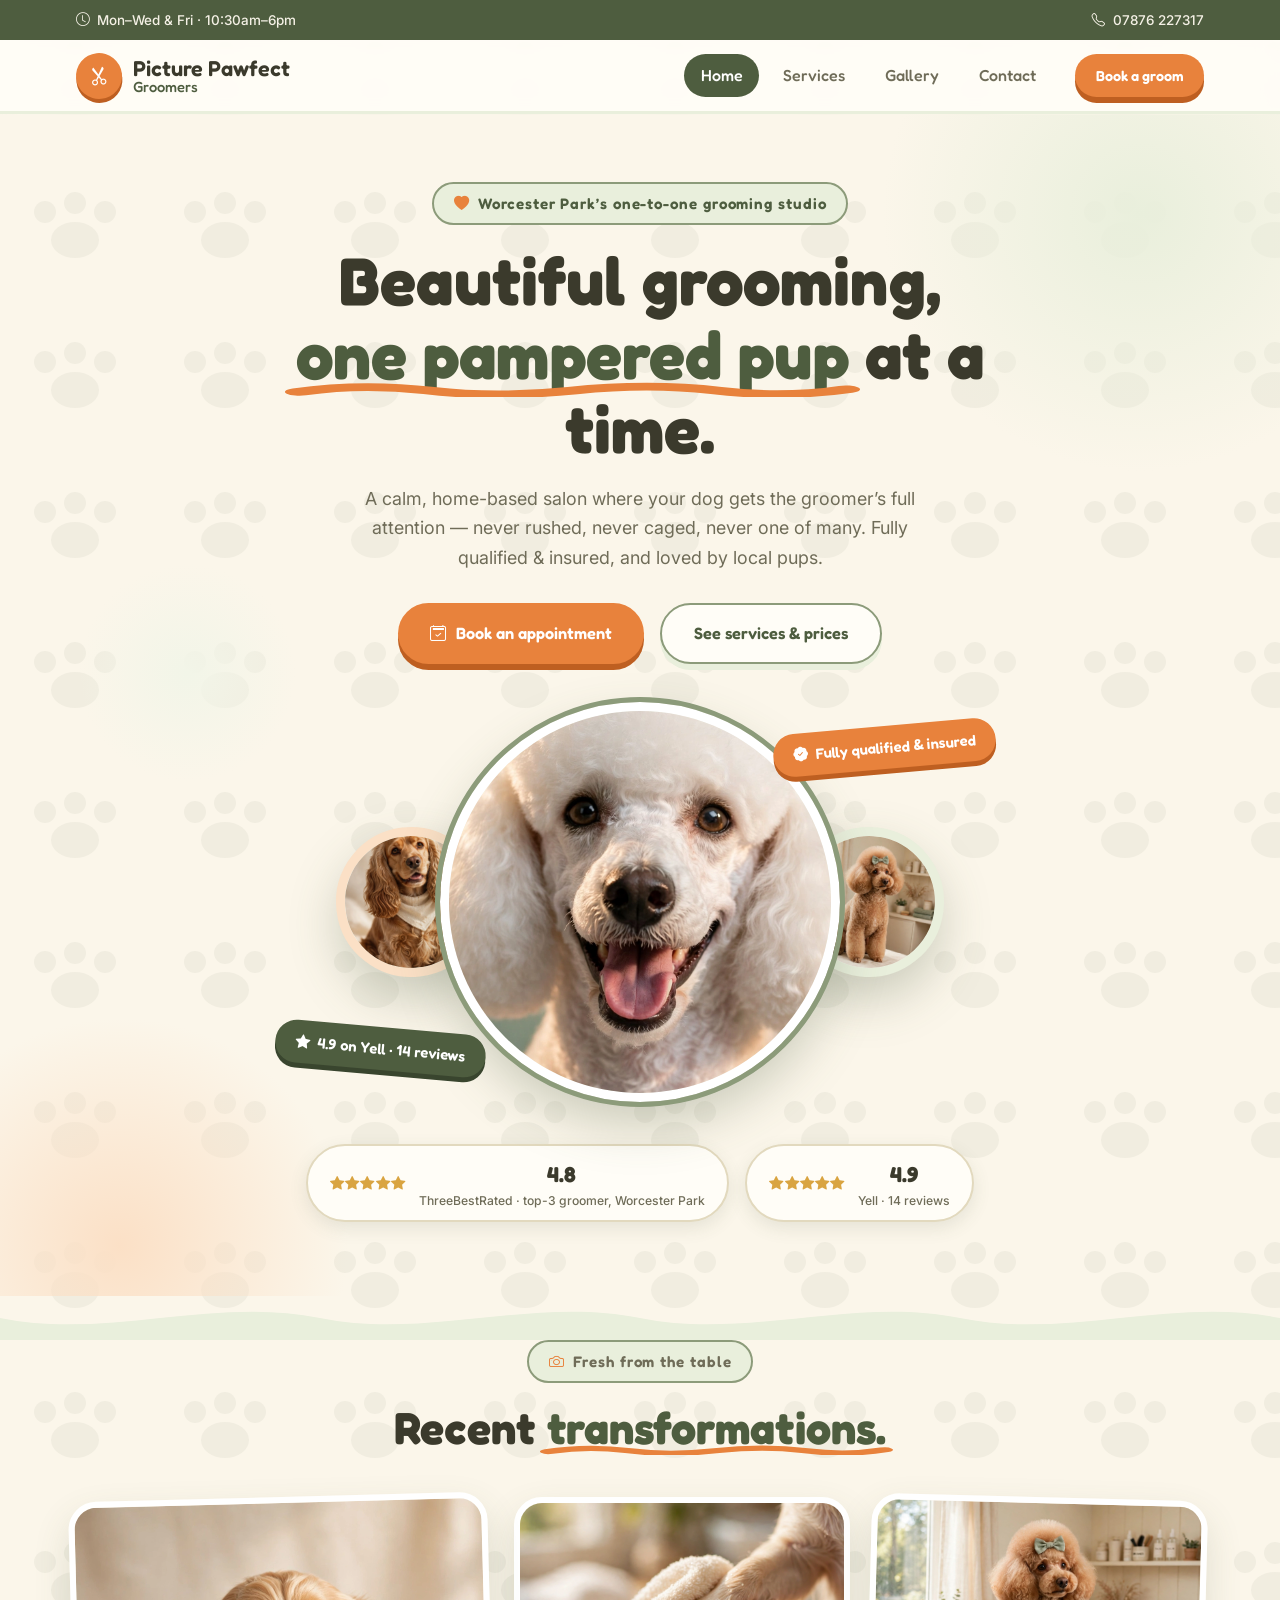
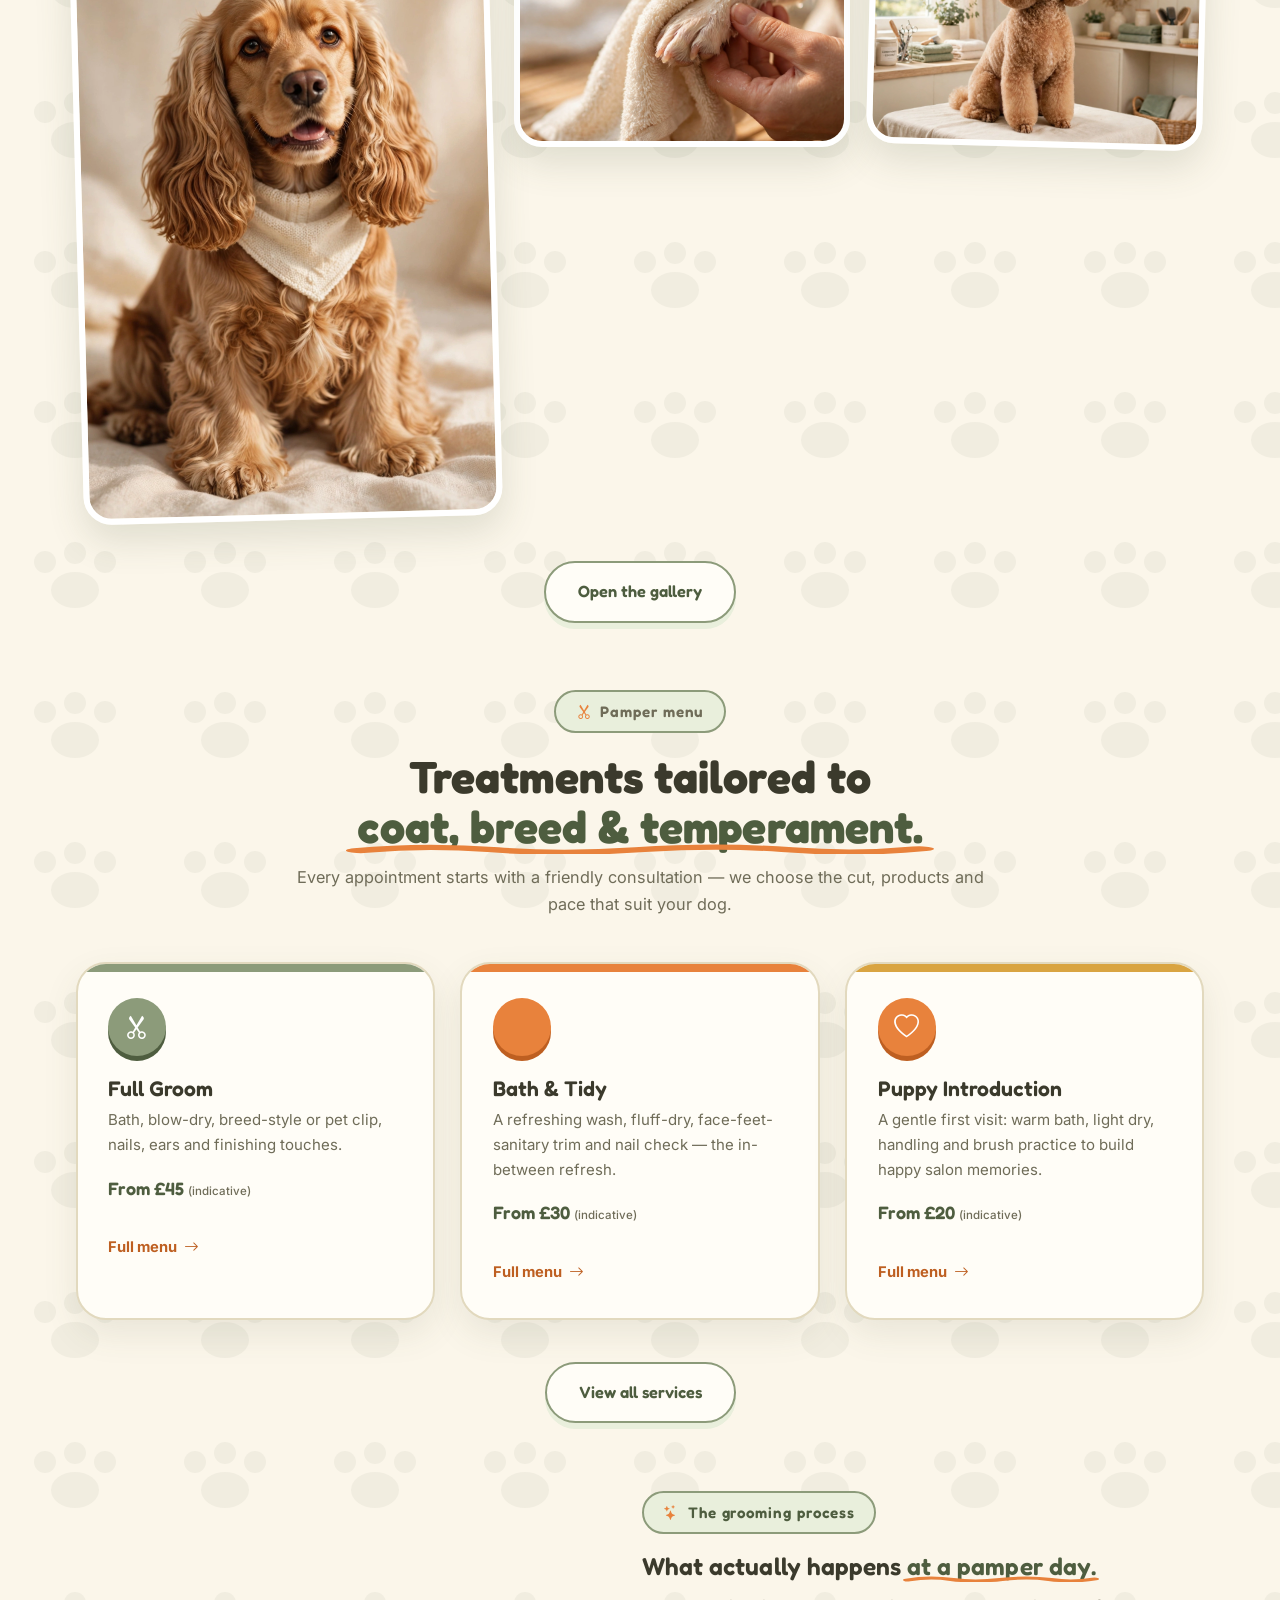
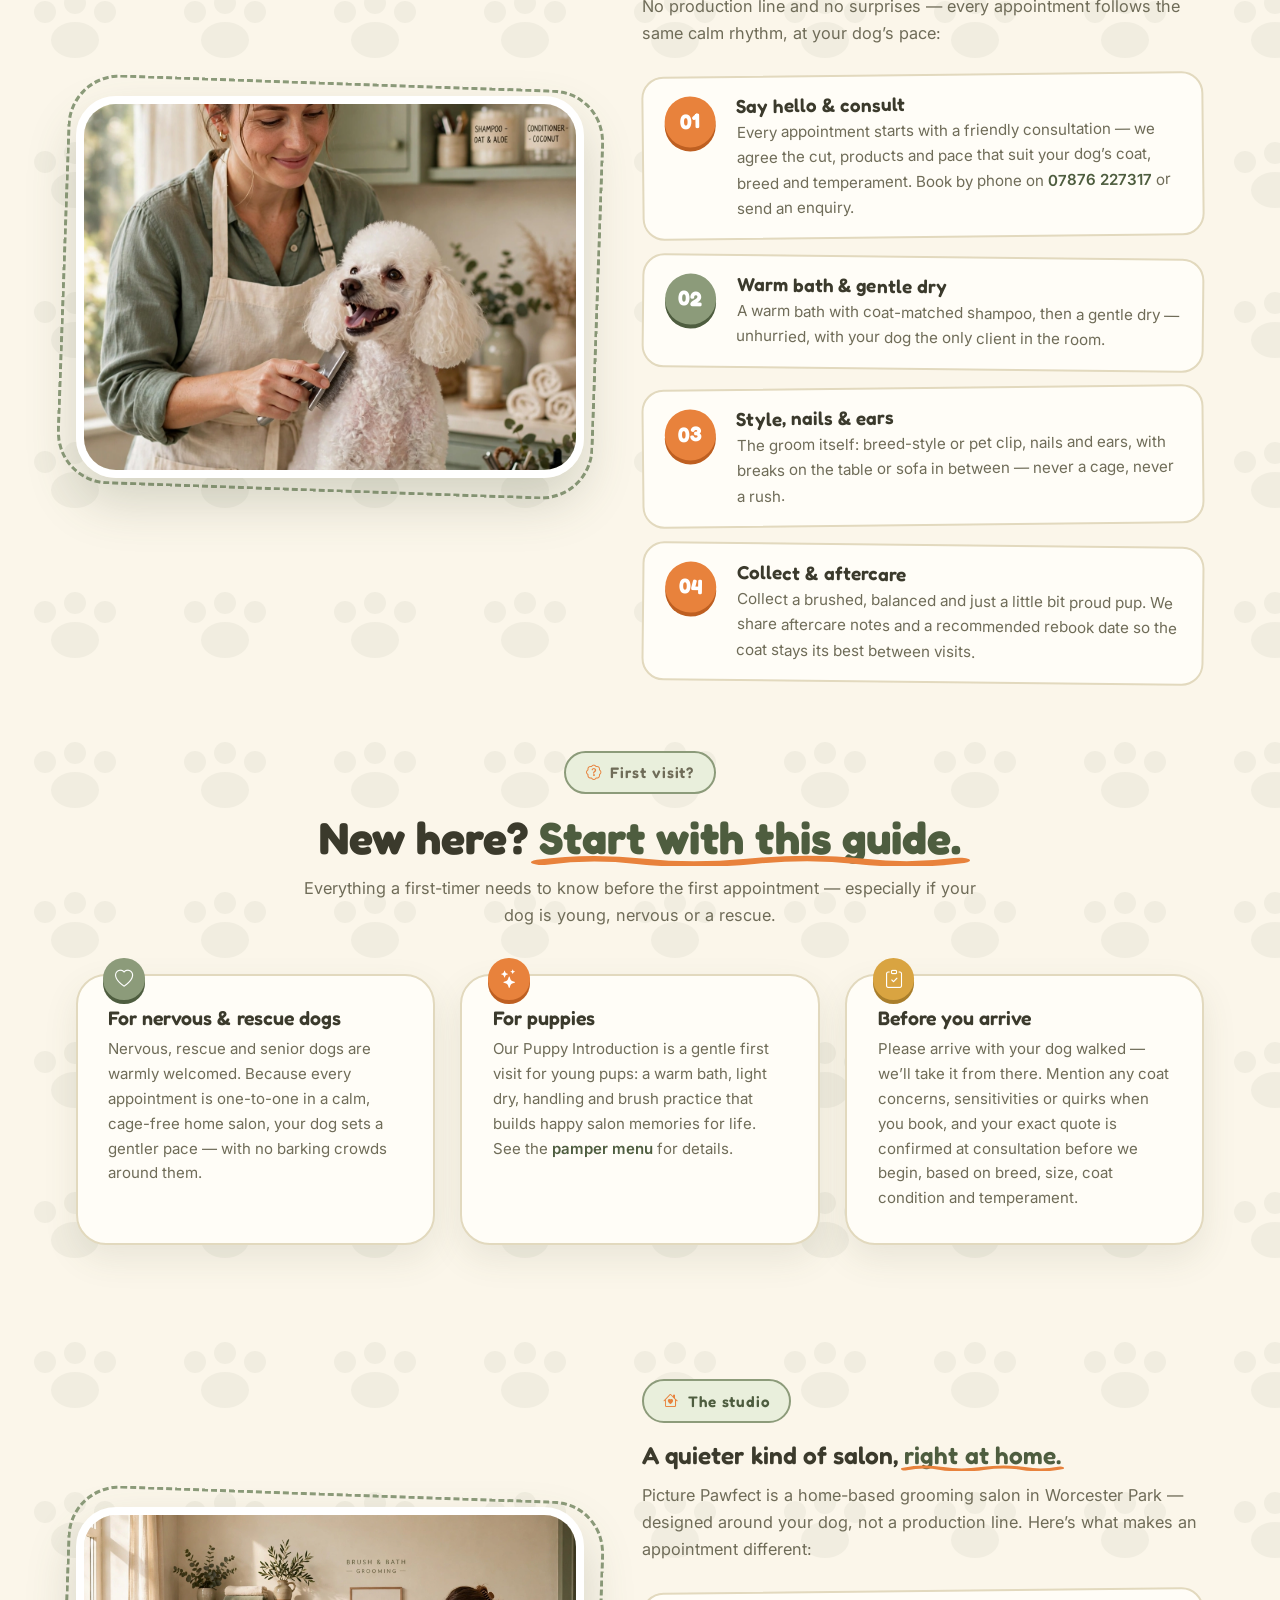
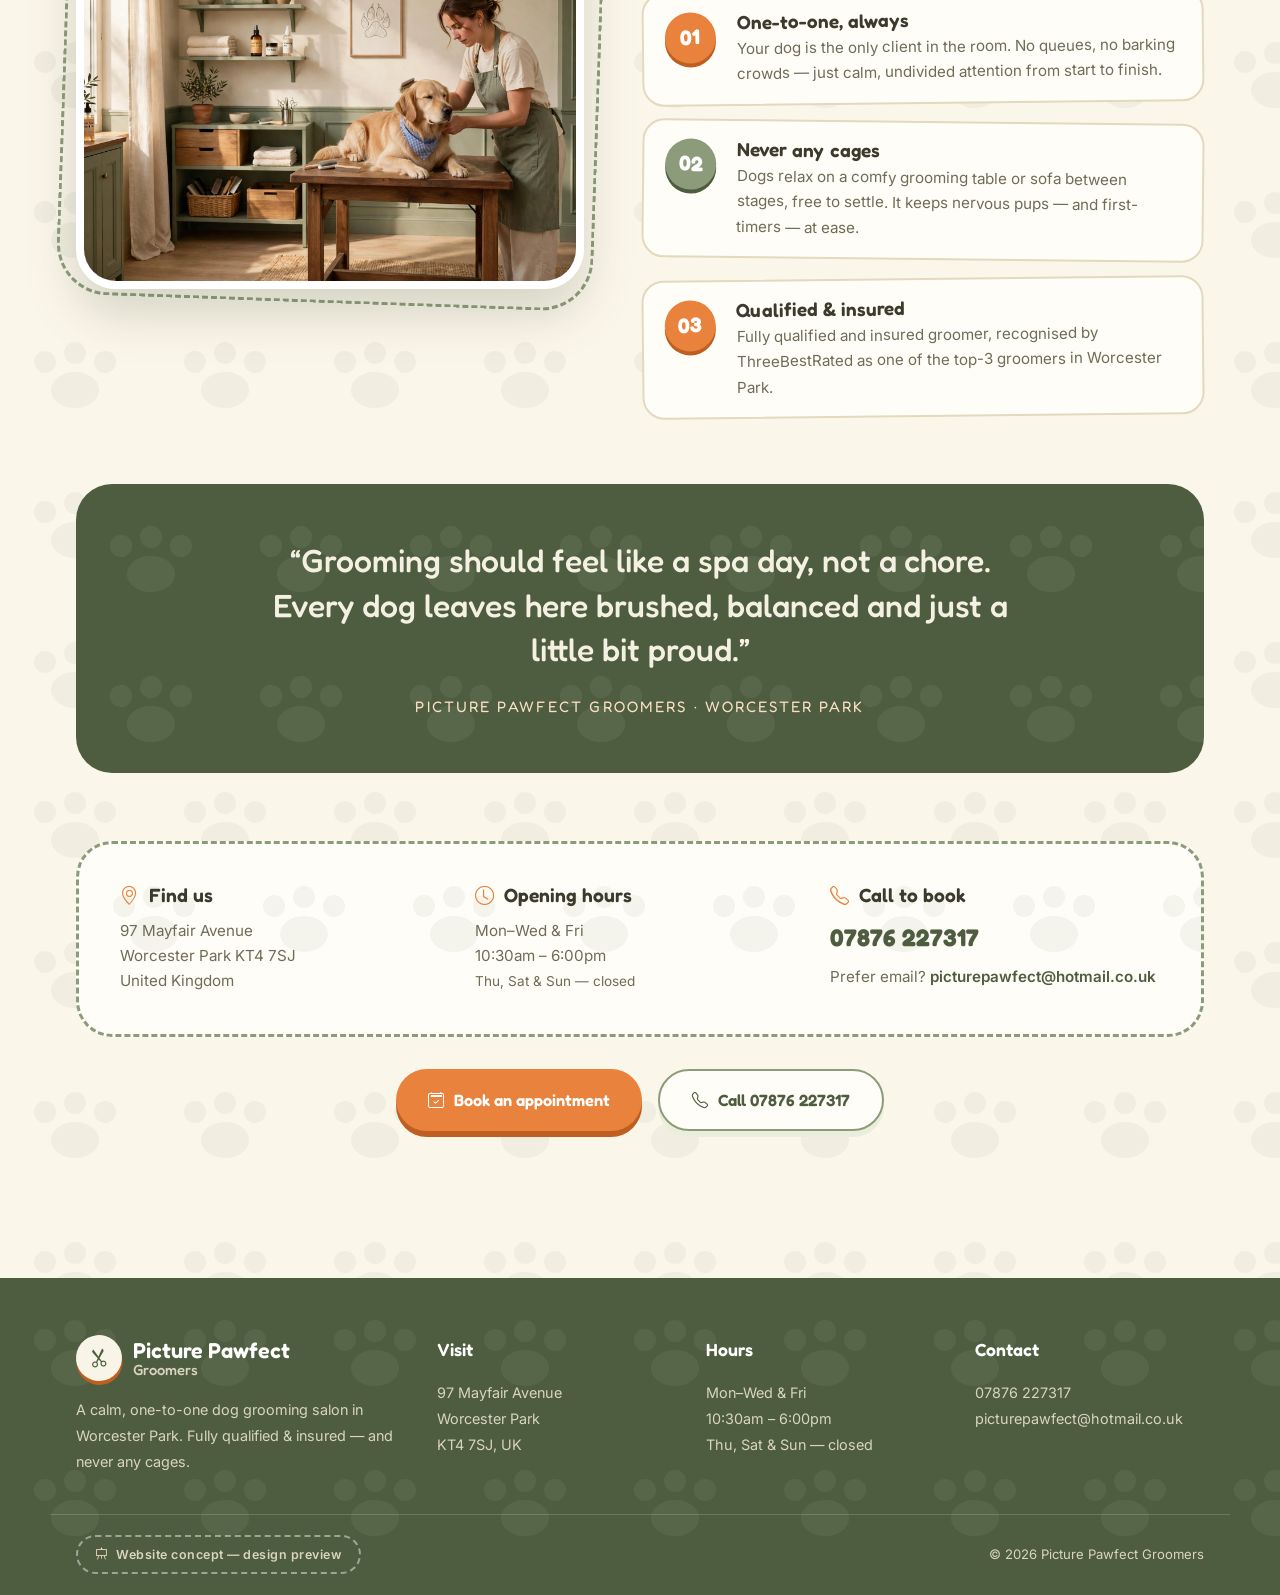
<file: index.html>
<!DOCTYPE html>
<html lang="en-GB">
<head>
<meta charset="UTF-8">
<meta name="viewport" content="width=device-width, initial-scale=1.0">
<title>Picture Pawfect Groomers | One-to-One Dog Grooming in Worcester Park</title>
<meta name="description" content="Picture Pawfect Groomers — a fully qualified & insured, one-to-one dog grooming salon in Worcester Park. No cages, just calm, personal care. Rated 4.8 (ThreeBestRated) and 4.9 on Yell.">
<meta property="og:type" content="website">
<meta property="og:title" content="Picture Pawfect Groomers | One-to-One Dog Grooming in Worcester Park">
<meta property="og:description" content="Fully qualified & insured home-based salon. One-to-one attention, no cages. Rated 4.8 (ThreeBestRated) · 4.9 on Yell.">
<meta property="og:image" content="images/hero-happy-poodle.webp">
<link rel="preconnect" href="https://fonts.googleapis.com">
<link rel="preconnect" href="https://fonts.gstatic.com" crossorigin>
<link href="https://fonts.googleapis.com/css2?family=Fredoka:wght@400;500;600;700&family=Inter:wght@400;500;600;700&display=swap" rel="stylesheet">
<link rel="stylesheet" href="https://cdn.jsdelivr.net/npm/bootstrap-icons@1.11.3/font/bootstrap-icons.min.css">
<link rel="stylesheet" href="styles.css">
</head>
<body>

<div class="topbar">
  <div class="wrap topbar-inner">
    <span><i class="bi bi-clock"></i> Mon&ndash;Wed &amp; Fri &middot; 10:30am&ndash;6pm</span>
    <a href="tel:+447876227317"><i class="bi bi-telephone"></i> 07876 227317</a>
  </div>
</div>

<header class="site-header">
  <div class="wrap header-inner">
    <a class="brand" href="index.html" aria-label="Picture Pawfect Groomers — home">
      <span class="brand-mark"><i class="bi bi-scissors"></i></span>
      <span class="brand-text">Picture Pawfect <em>Groomers</em></span>
    </a>
    <nav class="main-nav" aria-label="Main navigation">
      <a href="index.html" class="active" aria-current="page">Home</a>
      <a href="services.html">Services</a>
      <a href="gallery.html">Gallery</a>
      <a href="contact.html">Contact</a>
    </nav>
    <a class="btn btn-small hide-mobile" href="contact.html#enquiry">Book a groom</a>
    <button class="nav-toggle" aria-label="Open menu" aria-expanded="false"><i class="bi bi-list"></i></button>
  </div>
</header>

<main>
  <!-- HERO -->
  <section class="hero">
    <div class="blob b1" aria-hidden="true"></div>
    <div class="blob b2" aria-hidden="true"></div>
    <div class="blob b3" aria-hidden="true"></div>
    <div class="hero-inner">
      <p class="kicker"><i class="bi bi-heart-fill"></i> Worcester Park&rsquo;s one-to-one grooming studio</p>
      <h1>Beautiful grooming, <span class="hl">one pampered pup</span> at a time.</h1>
      <p class="lede">A calm, home-based salon where your dog gets the groomer&rsquo;s full attention &mdash; never rushed, never caged, never one of many. Fully qualified &amp; insured, and loved by local pups.</p>
      <div class="hero-ctas">
        <a class="btn" href="contact.html#enquiry"><i class="bi bi-calendar2-check"></i> Book an appointment</a>
        <a class="btn btn-outline" href="services.html">See services &amp; prices</a>
      </div>
      <div class="collage">
        <span class="paw-badge pb1"><i class="bi bi-patch-check-fill"></i> Fully qualified &amp; insured</span>
        <figure class="bubble side b-a">
          <img src="images/spaniel-portrait.webp" alt="Freshly groomed cocker spaniel with a glossy wavy coat" width="640" height="640" loading="lazy">
        </figure>
        <figure class="bubble main">
          <img src="images/hero-happy-poodle.webp" alt="Happy freshly-groomed white poodle smiling at the camera" width="900" height="900" fetchpriority="high">
        </figure>
        <figure class="bubble side b-b">
          <img src="images/poodle-bow.webp" alt="Freshly groomed apricot poodle with a fluffy round haircut" width="640" height="640" loading="lazy">
        </figure>
        <span class="paw-badge pb2"><i class="bi bi-star-fill"></i> 4.9 on Yell &middot; 14 reviews</span>
      </div>
      <div class="hero-ratings">
        <div class="rating-chip">
          <span class="stars"><i class="bi bi-star-fill"></i><i class="bi bi-star-fill"></i><i class="bi bi-star-fill"></i><i class="bi bi-star-fill"></i><i class="bi bi-star-fill"></i></span>
          <div><strong>4.8</strong><small>ThreeBestRated &middot; top-3 groomer, Worcester Park</small></div>
        </div>
        <div class="rating-chip">
          <span class="stars"><i class="bi bi-star-fill"></i><i class="bi bi-star-fill"></i><i class="bi bi-star-fill"></i><i class="bi bi-star-fill"></i><i class="bi bi-star-fill"></i></span>
          <div><strong>4.9</strong><small>Yell &middot; 14 reviews</small></div>
        </div>
      </div>
    </div>
  </section>

  <svg class="wave-rule" viewBox="0 0 1440 44" preserveAspectRatio="none" aria-hidden="true"><path d="M0,22 C120,44 240,0 360,22 C480,44 600,0 720,22 C840,44 960,0 1080,22 C1200,44 1320,0 1440,22 L1440,44 L0,44 Z"/></svg>

  <!-- GALLERY TEASER -->
  <section class="section" style="padding-top:0">
    <div class="wrap">
      <div class="section-head">
        <p class="kicker"><i class="bi bi-camera"></i> Fresh from the table</p>
        <h2>Recent <span class="hl">transformations.</span></h2>
      </div>
      <div class="tease-grid">
        <img src="images/spaniel-portrait.webp" alt="Freshly groomed cocker spaniel with a glossy wavy coat, sitting in soft cream light" width="1280" height="1920" loading="lazy">
        <img src="images/paw-pamper-detail.webp" alt="A small dog's paw being gently held and dried with a soft cream towel after a bath" width="1920" height="1280" loading="lazy">
        <img src="images/poodle-bow.webp" alt="Freshly groomed apricot poodle with a fluffy round haircut and a small sage-green bow" width="1920" height="1280" loading="lazy">
      </div>
      <div class="center-cta"><a class="btn btn-outline" href="gallery.html">Open the gallery</a></div>
    </div>
  </section>

  <!-- SERVICES PREVIEW -->
  <section class="section" style="padding-top:0">
    <div class="wrap">
      <div class="section-head">
        <p class="kicker"><i class="bi bi-scissors"></i> Pamper menu</p>
        <h2>Treatments tailored to <span class="hl">coat, breed &amp; temperament.</span></h2>
        <p>Every appointment starts with a friendly consultation &mdash; we choose the cut, products and pace that suit your dog.</p>
      </div>
      <div class="card-grid">
        <article class="card">
          <div class="icon-tile"><i class="bi bi-scissors"></i></div>
          <h3>Full Groom</h3>
          <p>Bath, blow-dry, breed-style or pet clip, nails, ears and finishing touches.</p>
          <p class="from">From &pound;45 <small>(indicative)</small></p>
          <a class="go" href="services.html">Full menu <i class="bi bi-arrow-right"></i></a>
        </article>
        <article class="card">
          <div class="icon-tile"><i class="bi bi-droplets"></i></div>
          <h3>Bath &amp; Tidy</h3>
          <p>A refreshing wash, fluff-dry, face-feet-sanitary trim and nail check &mdash; the in-between refresh.</p>
          <p class="from">From &pound;30 <small>(indicative)</small></p>
          <a class="go" href="services.html">Full menu <i class="bi bi-arrow-right"></i></a>
        </article>
        <article class="card">
          <div class="icon-tile"><i class="bi bi-heart"></i></div>
          <h3>Puppy Introduction</h3>
          <p>A gentle first visit: warm bath, light dry, handling and brush practice to build happy salon memories.</p>
          <p class="from">From &pound;20 <small>(indicative)</small></p>
          <a class="go" href="services.html">Full menu <i class="bi bi-arrow-right"></i></a>
        </article>
      </div>
      <div class="center-cta"><a class="btn btn-outline" href="services.html">View all services</a></div>
    </div>
  </section>

  <!-- GROOMING PROCESS -->
  <section class="section" style="padding-top:0">
    <div class="wrap story-grid">
      <div class="frame-fun">
        <img src="images/hero-poodle-brushing.webp" alt="A poodle being gently brushed during a one-to-one grooming session" width="1920" height="1280" loading="lazy">
      </div>
      <div>
        <p class="kicker"><i class="bi bi-stars"></i> The grooming process</p>
        <h2>What actually happens <span class="hl">at a pamper day.</span></h2>
        <p style="color:var(--ink-soft);margin-top:.8rem">No production line and no surprises &mdash; every appointment follows the same calm rhythm, at your dog&rsquo;s pace:</p>
        <ol class="story-list">
          <li>
            <span class="story-num">01</span>
            <div><h3>Say hello &amp; consult</h3><p>Every appointment starts with a friendly consultation &mdash; we agree the cut, products and pace that suit your dog&rsquo;s coat, breed and temperament. Book by phone on <a href="tel:+447876227317" style="color:var(--sage-deep);font-weight:600">07876 227317</a> or send an enquiry.</p></div>
          </li>
          <li>
            <span class="story-num">02</span>
            <div><h3>Warm bath &amp; gentle dry</h3><p>A warm bath with coat-matched shampoo, then a gentle dry &mdash; unhurried, with your dog the only client in the room.</p></div>
          </li>
          <li>
            <span class="story-num">03</span>
            <div><h3>Style, nails &amp; ears</h3><p>The groom itself: breed-style or pet clip, nails and ears, with breaks on the table or sofa in between &mdash; never a cage, never a rush.</p></div>
          </li>
          <li>
            <span class="story-num">04</span>
            <div><h3>Collect &amp; aftercare</h3><p>Collect a brushed, balanced and just a little bit proud pup. We share aftercare notes and a recommended rebook date so the coat stays its best between visits.</p></div>
          </li>
        </ol>
      </div>
    </div>
  </section>

  <!-- FIRST-VISIT GUIDE -->
  <section class="section" style="padding-top:0">
    <div class="wrap">
      <div class="section-head">
        <p class="kicker"><i class="bi bi-patch-question"></i> First visit?</p>
        <h2>New here? <span class="hl">Start with this guide.</span></h2>
        <p>Everything a first-timer needs to know before the first appointment &mdash; especially if your dog is young, nervous or a rescue.</p>
      </div>
      <div class="steps-grid">
        <article class="step-card">
          <span class="step-num"><i class="bi bi-heart"></i></span>
          <h3>For nervous &amp; rescue dogs</h3>
          <p>Nervous, rescue and senior dogs are warmly welcomed. Because every appointment is one-to-one in a calm, cage-free home salon, your dog sets a gentler pace &mdash; with no barking crowds around them.</p>
        </article>
        <article class="step-card">
          <span class="step-num"><i class="bi bi-stars"></i></span>
          <h3>For puppies</h3>
          <p>Our Puppy Introduction is a gentle first visit for young pups: a warm bath, light dry, handling and brush practice that builds happy salon memories for life. See the <a href="services.html">pamper menu</a> for details.</p>
        </article>
        <article class="step-card">
          <span class="step-num"><i class="bi bi-clipboard-check"></i></span>
          <h3>Before you arrive</h3>
          <p>Please arrive with your dog walked &mdash; we&rsquo;ll take it from there. Mention any coat concerns, sensitivities or quirks when you book, and your exact quote is confirmed at consultation before we begin, based on breed, size, coat condition and temperament.</p>
        </article>
      </div>
    </div>
  </section>

  <!-- STUDIO STORY -->
  <section class="section">
    <div class="wrap story-grid">
      <div class="frame-fun">
        <img src="images/salon-interior.webp" alt="Calm one-to-one grooming salon interior with cream walls, sage-green accents and sunlight through the window" width="1920" height="1280" loading="lazy">
      </div>
      <div>
        <p class="kicker"><i class="bi bi-house-heart"></i> The studio</p>
        <h2>A quieter kind of salon, <span class="hl">right at home.</span></h2>
        <p style="color:var(--ink-soft);margin-top:.8rem">Picture Pawfect is a home-based grooming salon in Worcester Park &mdash; designed around your dog, not a production line. Here&rsquo;s what makes an appointment different:</p>
        <ol class="story-list">
          <li>
            <span class="story-num">01</span>
            <div><h3>One-to-one, always</h3><p>Your dog is the only client in the room. No queues, no barking crowds &mdash; just calm, undivided attention from start to finish.</p></div>
          </li>
          <li>
            <span class="story-num">02</span>
            <div><h3>Never any cages</h3><p>Dogs relax on a comfy grooming table or sofa between stages, free to settle. It keeps nervous pups &mdash; and first-timers &mdash; at ease.</p></div>
          </li>
          <li>
            <span class="story-num">03</span>
            <div><h3>Qualified &amp; insured</h3><p>Fully qualified and insured groomer, recognised by ThreeBestRated as one of the top-3 groomers in Worcester Park.</p></div>
          </li>
        </ol>
      </div>
    </div>
  </section>

  <!-- PULL QUOTE -->
  <section class="section" style="padding-top:0">
    <div class="wrap">
      <div class="quote-band">
        <blockquote>&ldquo;Grooming should feel like a spa day, not a chore. Every dog leaves here brushed, balanced and just a little bit proud.&rdquo;</blockquote>
        <cite>Picture Pawfect Groomers &middot; Worcester Park</cite>
      </div>
    </div>
  </section>

  <!-- VISIT -->
  <section class="section" style="padding-top:0">
    <div class="wrap">
      <div class="visit">
        <div>
          <h3><i class="bi bi-geo-alt"></i> Find us</h3>
          <p>97 Mayfair Avenue<br>Worcester Park KT4 7SJ<br>United Kingdom</p>
        </div>
        <div>
          <h3><i class="bi bi-clock"></i> Opening hours</h3>
          <p>Mon&ndash;Wed &amp; Fri<br>10:30am &ndash; 6:00pm<br><span style="font-size:.85rem">Thu, Sat &amp; Sun &mdash; closed</span></p>
        </div>
        <div>
          <h3><i class="bi bi-telephone"></i> Call to book</h3>
          <a class="tel" href="tel:+447876227317">07876 227317</a>
          <p style="margin-top:.4rem">Prefer email? <a href="mailto:picturepawfect@hotmail.co.uk" style="color:var(--sage-deep);font-weight:600">picturepawfect@hotmail.co.uk</a></p>
        </div>
      </div>
      <div class="visit-ctas">
        <a class="btn" href="contact.html#enquiry"><i class="bi bi-calendar2-check"></i> Book an appointment</a>
        <a class="btn btn-outline" href="tel:+447876227317"><i class="bi bi-telephone"></i> Call 07876 227317</a>
      </div>
    </div>
  </section>
</main>

<footer class="site-footer">
  <div class="wrap footer-grid">
    <div class="footer-brand">
      <a class="brand" href="index.html">
        <span class="brand-mark" style="background:#F8F4E8;color:var(--sage-deep)"><i class="bi bi-scissors"></i></span>
        <span class="brand-text">Picture Pawfect <em>Groomers</em></span>
      </a>
      <p style="margin-top:1rem">A calm, one-to-one dog grooming salon in Worcester Park. Fully qualified &amp; insured &mdash; and never any cages.</p>
    </div>
    <div>
      <h4>Visit</h4>
      <address>97 Mayfair Avenue<br>Worcester Park<br>KT4 7SJ, UK</address>
    </div>
    <div>
      <h4>Hours</h4>
      <p>Mon&ndash;Wed &amp; Fri<br>10:30am &ndash; 6:00pm<br>Thu, Sat &amp; Sun &mdash; closed</p>
    </div>
    <div>
      <h4>Contact</h4>
      <p><a href="tel:+447876227317">07876 227317</a><br><a href="mailto:picturepawfect@hotmail.co.uk">picturepawfect@hotmail.co.uk</a></p>
    </div>
  </div>
  <div class="wrap footer-bottom">
    <span class="concept-badge"><i class="bi bi-easel"></i> Website concept &mdash; design preview</span>
    <span>&copy; 2026 Picture Pawfect Groomers</span>
  </div>
</footer>

<script>
(function(){
  var t=document.querySelector('.nav-toggle'),n=document.querySelector('.main-nav');
  if(t&&n){t.addEventListener('click',function(){var o=n.classList.toggle('open');t.setAttribute('aria-expanded',o);});}
})();
</script>
</body>
</html>
</file>
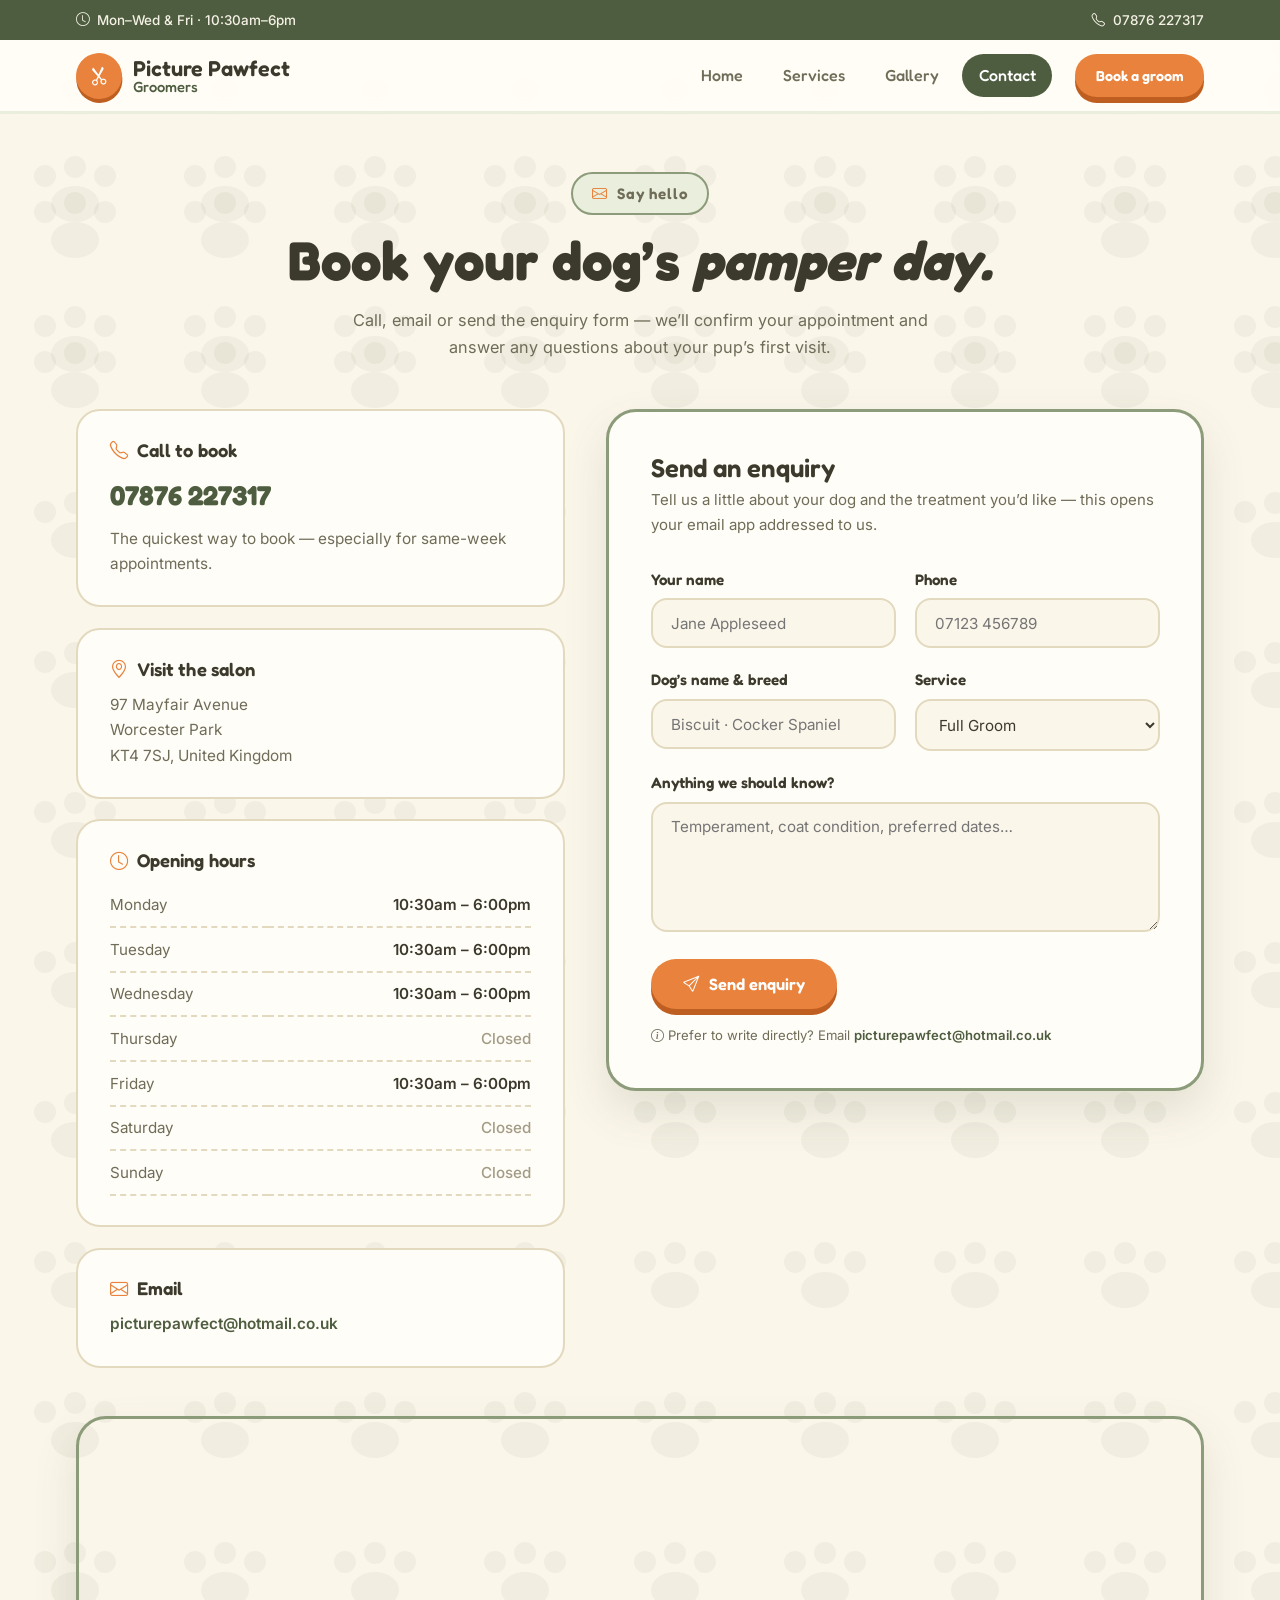
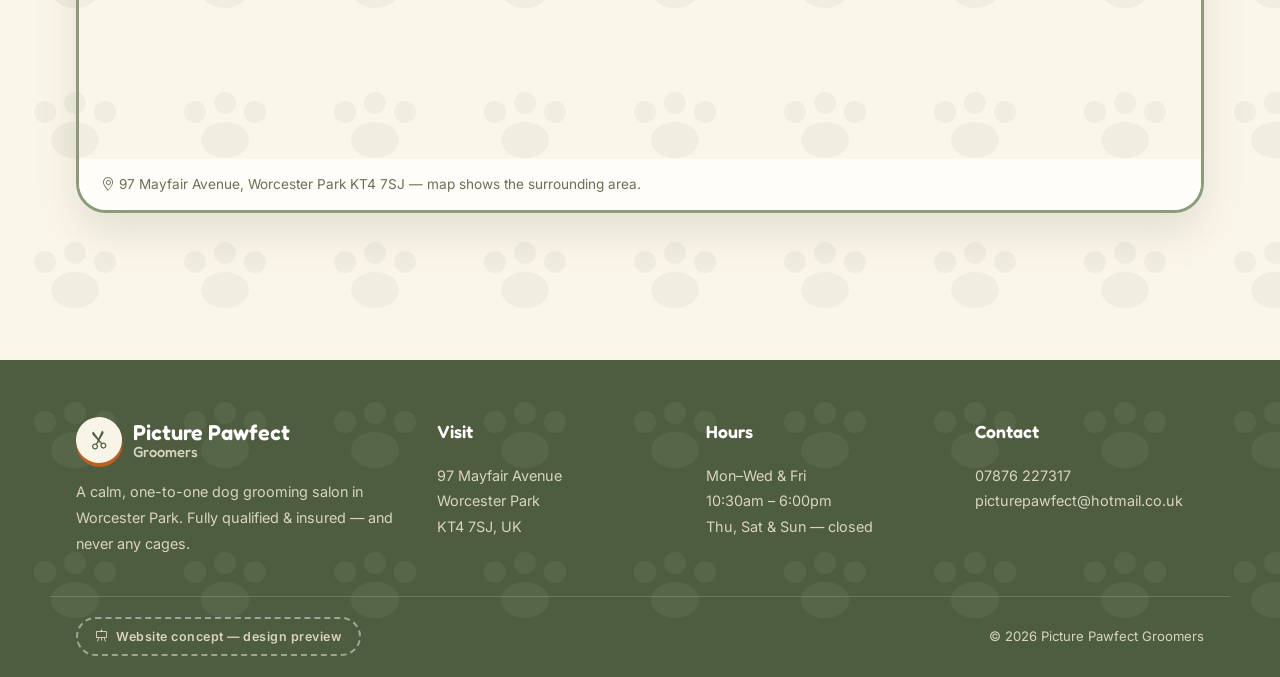
<file: contact.html>
<!DOCTYPE html>
<html lang="en-GB">
<head>
<meta charset="UTF-8">
<meta name="viewport" content="width=device-width, initial-scale=1.0">
<title>Contact &amp; Book | Picture Pawfect Groomers, Worcester Park</title>
<meta name="description" content="Book a one-to-one dog grooming appointment at Picture Pawfect Groomers, 97 Mayfair Avenue, Worcester Park KT4 7SJ. Call 07876 227317 or send an enquiry. Open Mon–Wed & Fri 10:30am–6pm.">
<meta property="og:type" content="website">
<meta property="og:title" content="Contact &amp; Book | Picture Pawfect Groomers, Worcester Park">
<meta property="og:description" content="97 Mayfair Avenue, Worcester Park KT4 7SJ · 07876 227317 · Open Mon–Wed & Fri 10:30am–6pm.">
<meta property="og:image" content="images/salon-interior.webp">
<link rel="preconnect" href="https://fonts.googleapis.com">
<link rel="preconnect" href="https://fonts.gstatic.com" crossorigin>
<link href="https://fonts.googleapis.com/css2?family=Fredoka:wght@400;500;600;700&family=Inter:wght@400;500;600;700&display=swap" rel="stylesheet">
<link rel="stylesheet" href="https://cdn.jsdelivr.net/npm/bootstrap-icons@1.11.3/font/bootstrap-icons.min.css">
<link rel="stylesheet" href="styles.css">
</head>
<body>

<div class="topbar">
  <div class="wrap topbar-inner">
    <span><i class="bi bi-clock"></i> Mon&ndash;Wed &amp; Fri &middot; 10:30am&ndash;6pm</span>
    <a href="tel:+447876227317"><i class="bi bi-telephone"></i> 07876 227317</a>
  </div>
</div>

<header class="site-header">
  <div class="wrap header-inner">
    <a class="brand" href="index.html" aria-label="Picture Pawfect Groomers — home">
      <span class="brand-mark"><i class="bi bi-scissors"></i></span>
      <span class="brand-text">Picture Pawfect <em>Groomers</em></span>
    </a>
    <nav class="main-nav" aria-label="Main navigation">
      <a href="index.html">Home</a>
      <a href="services.html">Services</a>
      <a href="gallery.html">Gallery</a>
      <a href="contact.html" class="active" aria-current="page">Contact</a>
    </nav>
    <a class="btn btn-small hide-mobile" href="contact.html#enquiry">Book a groom</a>
    <button class="nav-toggle" aria-label="Open menu" aria-expanded="false"><i class="bi bi-list"></i></button>
  </div>
</header>

<main>
  <section class="page-hero">
    <div class="wrap">
      <p class="kicker"><i class="bi bi-envelope"></i> Say hello</p>
      <h1>Book your dog&rsquo;s <em>pamper day.</em></h1>
      <p>Call, email or send the enquiry form &mdash; we&rsquo;ll confirm your appointment and answer any questions about your pup&rsquo;s first visit.</p>
    </div>
  </section>

  <section class="section" style="padding-top:1rem" id="enquiry">
    <div class="wrap contact-grid">
      <div class="info-stack">
        <div class="info-card">
          <h3><i class="bi bi-telephone"></i> Call to book</h3>
          <a class="tel-big" href="tel:+447876227317">07876 227317</a>
          <p style="margin-top:.5rem">The quickest way to book &mdash; especially for same-week appointments.</p>
        </div>
        <div class="info-card">
          <h3><i class="bi bi-geo-alt"></i> Visit the salon</h3>
          <address>97 Mayfair Avenue<br>Worcester Park<br>KT4 7SJ, United Kingdom</address>
        </div>
        <div class="info-card">
          <h3><i class="bi bi-clock"></i> Opening hours</h3>
          <table class="hours-table">
            <tr><td>Monday</td><td>10:30am &ndash; 6:00pm</td></tr>
            <tr><td>Tuesday</td><td>10:30am &ndash; 6:00pm</td></tr>
            <tr><td>Wednesday</td><td>10:30am &ndash; 6:00pm</td></tr>
            <tr class="closed"><td>Thursday</td><td>Closed</td></tr>
            <tr><td>Friday</td><td>10:30am &ndash; 6:00pm</td></tr>
            <tr class="closed"><td>Saturday</td><td>Closed</td></tr>
            <tr class="closed"><td>Sunday</td><td>Closed</td></tr>
          </table>
        </div>
        <div class="info-card">
          <h3><i class="bi bi-envelope"></i> Email</h3>
          <p><a href="mailto:picturepawfect@hotmail.co.uk" style="color:var(--sage-deep);font-weight:600">picturepawfect@hotmail.co.uk</a></p>
        </div>
      </div>

      <div class="form-card">
        <h2>Send an enquiry</h2>
        <p>Tell us a little about your dog and the treatment you&rsquo;d like &mdash; this opens your email app addressed to us.</p>
        <form id="enquiry-form" novalidate>
          <div class="field-row">
            <div class="field">
              <label for="f-name">Your name</label>
              <input id="f-name" name="name" type="text" autocomplete="name" required placeholder="Jane Appleseed">
            </div>
            <div class="field">
              <label for="f-phone">Phone</label>
              <input id="f-phone" name="phone" type="tel" autocomplete="tel" placeholder="07123 456789">
            </div>
          </div>
          <div class="field-row">
            <div class="field">
              <label for="f-dog">Dog&rsquo;s name &amp; breed</label>
              <input id="f-dog" name="dog" type="text" placeholder="Biscuit &middot; Cocker Spaniel">
            </div>
            <div class="field">
              <label for="f-service">Service</label>
              <select id="f-service" name="service">
                <option>Full Groom</option>
                <option>Bath &amp; Tidy</option>
                <option>Puppy Introduction</option>
                <option>Hand Stripping</option>
                <option>De-shed &amp; Spa</option>
                <option>Nail &amp; Paw Care</option>
                <option>Not sure &mdash; please advise</option>
              </select>
            </div>
          </div>
          <div class="field">
            <label for="f-msg">Anything we should know?</label>
            <textarea id="f-msg" name="message" placeholder="Temperament, coat condition, preferred dates&hellip;"></textarea>
          </div>
          <button class="btn" type="submit"><i class="bi bi-send"></i> Send enquiry</button>
          <p style="font-size:.82rem;color:var(--ink-soft);margin-top:1rem"><i class="bi bi-info-circle"></i> Prefer to write directly? Email <a href="mailto:picturepawfect@hotmail.co.uk" style="color:var(--sage-deep);font-weight:600">picturepawfect@hotmail.co.uk</a></p>
        </form>
      </div>
    </div>

    <div class="wrap">
      <div class="map-wrap">
        <iframe title="Map of Worcester Park area" src="https://www.openstreetmap.org/export/embed.html?bbox=-0.2620%2C51.3680%2C-0.2180%2C51.3880&amp;layer=mapnik&amp;marker=51.3780%2C-0.2400" loading="lazy"></iframe>
        <p class="map-caption"><i class="bi bi-geo-alt"></i> 97 Mayfair Avenue, Worcester Park KT4 7SJ &mdash; map shows the surrounding area.</p>
      </div>
    </div>
  </section>
</main>

<footer class="site-footer">
  <div class="wrap footer-grid">
    <div class="footer-brand">
      <a class="brand" href="index.html">
        <span class="brand-mark" style="background:#F8F4E8;color:var(--sage-deep)"><i class="bi bi-scissors"></i></span>
        <span class="brand-text">Picture Pawfect <em>Groomers</em></span>
      </a>
      <p style="margin-top:1rem">A calm, one-to-one dog grooming salon in Worcester Park. Fully qualified &amp; insured &mdash; and never any cages.</p>
    </div>
    <div>
      <h4>Visit</h4>
      <address>97 Mayfair Avenue<br>Worcester Park<br>KT4 7SJ, UK</address>
    </div>
    <div>
      <h4>Hours</h4>
      <p>Mon&ndash;Wed &amp; Fri<br>10:30am &ndash; 6:00pm<br>Thu, Sat &amp; Sun &mdash; closed</p>
    </div>
    <div>
      <h4>Contact</h4>
      <p><a href="tel:+447876227317">07876 227317</a><br><a href="mailto:picturepawfect@hotmail.co.uk">picturepawfect@hotmail.co.uk</a></p>
    </div>
  </div>
  <div class="wrap footer-bottom">
    <span class="concept-badge"><i class="bi bi-easel"></i> Website concept &mdash; design preview</span>
    <span>&copy; 2026 Picture Pawfect Groomers</span>
  </div>
</footer>

<script>
(function(){
  var t=document.querySelector('.nav-toggle'),n=document.querySelector('.main-nav');
  if(t&&n){t.addEventListener('click',function(){var o=n.classList.toggle('open');t.setAttribute('aria-expanded',o);});}

  var f=document.getElementById('enquiry-form');
  f.addEventListener('submit',function(e){
    e.preventDefault();
    var v=function(id){return (document.getElementById(id).value||'').trim();};
    var lines=[
      'Name: '+v('f-name'),
      'Phone: '+v('f-phone'),
      "Dog's name & breed: "+v('f-dog'),
      'Service: '+v('f-service'),
      '',
      v('f-msg')
    ];
    window.location.href='mailto:picturepawfect@hotmail.co.uk'
      +'?subject='+encodeURIComponent('Grooming enquiry — '+v('f-name'))
      +'&body='+encodeURIComponent(lines.join('\n'));
  });
})();
</script>
</body>
</html>
</file>
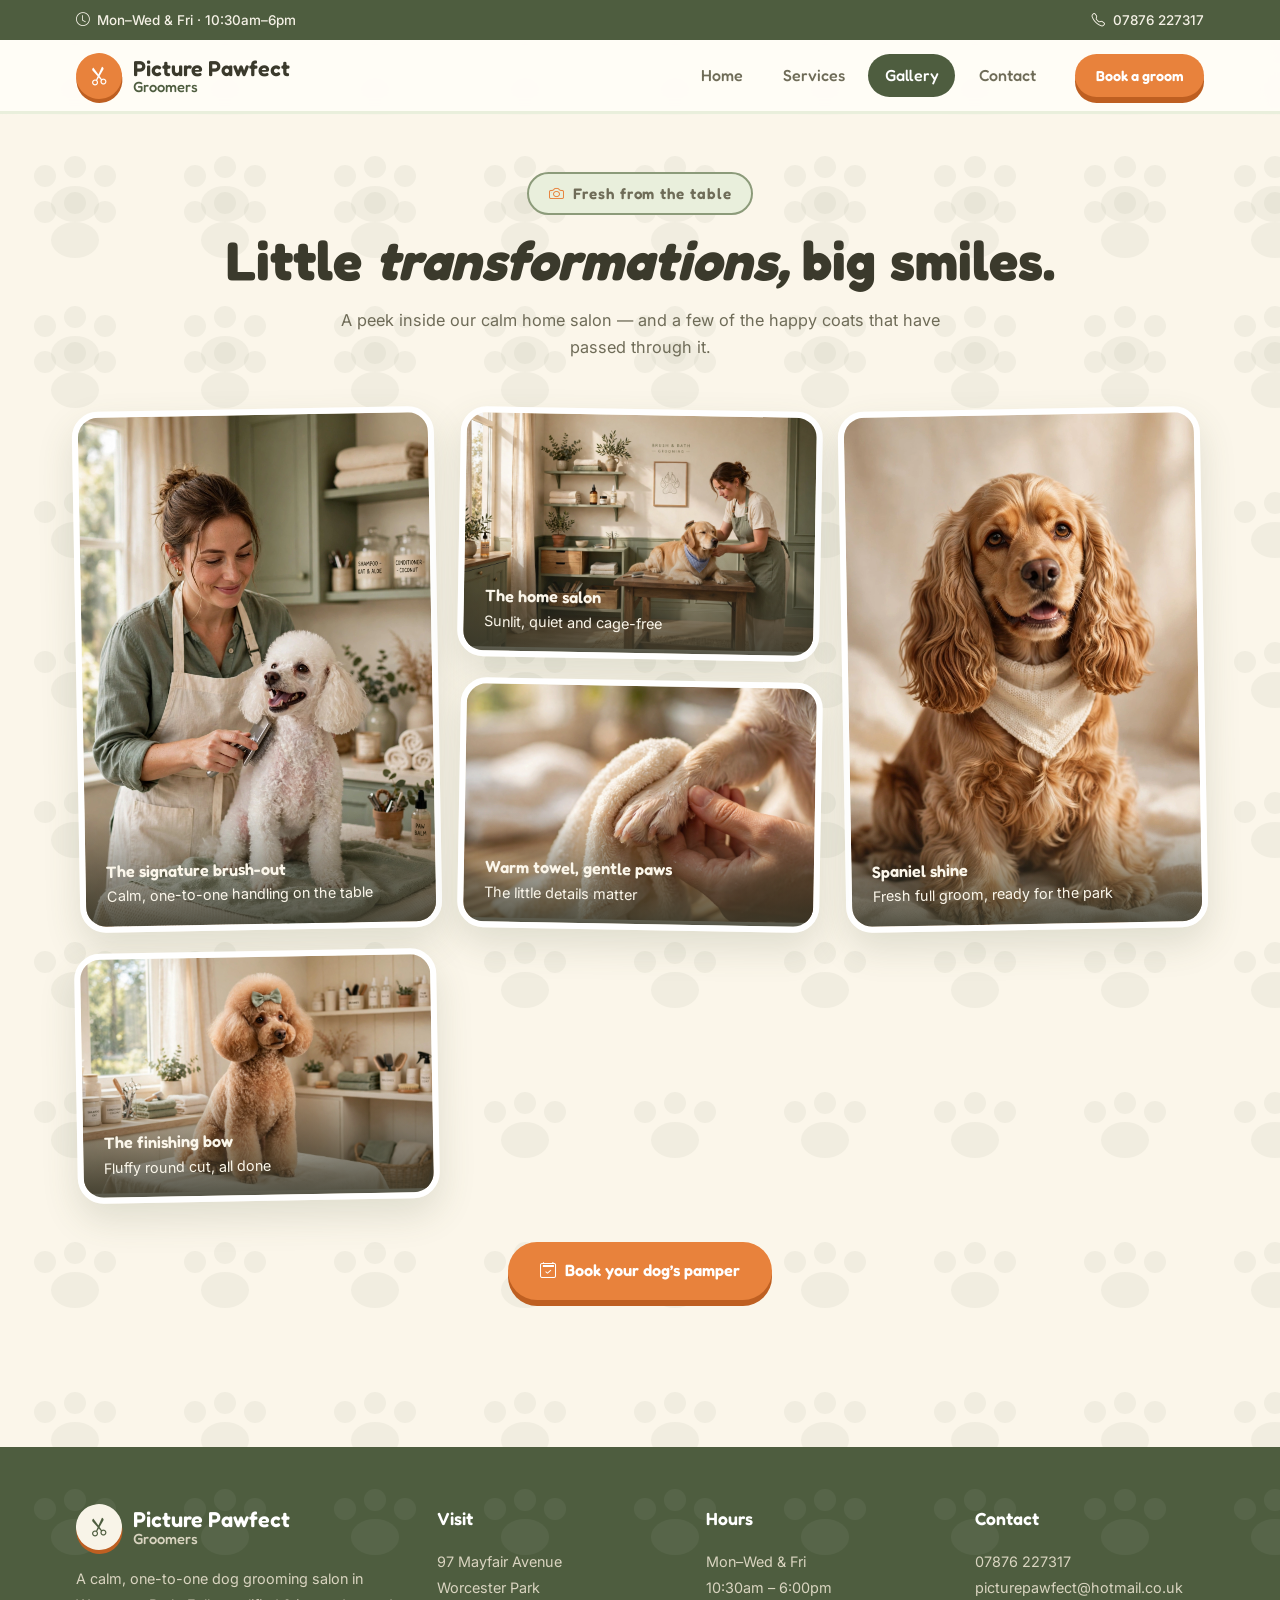
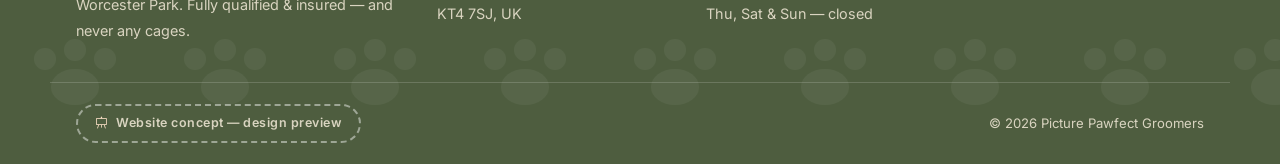
<file: gallery.html>
<!DOCTYPE html>
<html lang="en-GB">
<head>
<meta charset="UTF-8">
<meta name="viewport" content="width=device-width, initial-scale=1.0">
<title>Gallery | Picture Pawfect Groomers, Worcester Park</title>
<meta name="description" content="Gallery of Picture Pawfect Groomers — fresh grooms, the calm home salon, and happy pups from our one-to-one studio in Worcester Park.">
<meta property="og:type" content="website">
<meta property="og:title" content="Gallery | Picture Pawfect Groomers, Worcester Park">
<meta property="og:description" content="Fresh grooms and the calm home salon — one-to-one grooming in Worcester Park.">
<meta property="og:image" content="images/poodle-bow.webp">
<link rel="preconnect" href="https://fonts.googleapis.com">
<link rel="preconnect" href="https://fonts.gstatic.com" crossorigin>
<link href="https://fonts.googleapis.com/css2?family=Fredoka:wght@400;500;600;700&family=Inter:wght@400;500;600;700&display=swap" rel="stylesheet">
<link rel="stylesheet" href="https://cdn.jsdelivr.net/npm/bootstrap-icons@1.11.3/font/bootstrap-icons.min.css">
<link rel="stylesheet" href="styles.css">
</head>
<body>

<div class="topbar">
  <div class="wrap topbar-inner">
    <span><i class="bi bi-clock"></i> Mon&ndash;Wed &amp; Fri &middot; 10:30am&ndash;6pm</span>
    <a href="tel:+447876227317"><i class="bi bi-telephone"></i> 07876 227317</a>
  </div>
</div>

<header class="site-header">
  <div class="wrap header-inner">
    <a class="brand" href="index.html" aria-label="Picture Pawfect Groomers — home">
      <span class="brand-mark"><i class="bi bi-scissors"></i></span>
      <span class="brand-text">Picture Pawfect <em>Groomers</em></span>
    </a>
    <nav class="main-nav" aria-label="Main navigation">
      <a href="index.html">Home</a>
      <a href="services.html">Services</a>
      <a href="gallery.html" class="active" aria-current="page">Gallery</a>
      <a href="contact.html">Contact</a>
    </nav>
    <a class="btn btn-small hide-mobile" href="contact.html#enquiry">Book a groom</a>
    <button class="nav-toggle" aria-label="Open menu" aria-expanded="false"><i class="bi bi-list"></i></button>
  </div>
</header>

<main>
  <section class="page-hero">
    <div class="wrap">
      <p class="kicker"><i class="bi bi-camera"></i> Fresh from the table</p>
      <h1>Little <em>transformations,</em> big smiles.</h1>
      <p>A peek inside our calm home salon &mdash; and a few of the happy coats that have passed through it.</p>
    </div>
  </section>

  <section class="section" style="padding-top:1rem">
    <div class="wrap">
      <div class="gal-grid">
        <figure class="gal-item gal-tall">
          <img src="images/hero-poodle-brushing.webp" alt="Happy white poodle being gently brushed during a one-to-one grooming session" width="1280" height="1920" loading="lazy">
          <figcaption><strong>The signature brush-out</strong>Calm, one-to-one handling on the table</figcaption>
        </figure>
        <figure class="gal-item">
          <img src="images/salon-interior.webp" alt="Bright home grooming salon with cream walls and sage-green accents" width="1920" height="1280" loading="lazy">
          <figcaption><strong>The home salon</strong>Sunlit, quiet and cage-free</figcaption>
        </figure>
        <figure class="gal-item gal-tall">
          <img src="images/spaniel-portrait.webp" alt="Freshly groomed cocker spaniel with a glossy wavy coat" width="1280" height="1920" loading="lazy">
          <figcaption><strong>Spaniel shine</strong>Fresh full groom, ready for the park</figcaption>
        </figure>
        <figure class="gal-item">
          <img src="images/paw-pamper-detail.webp" alt="A dog's paw being gently dried with a soft cream towel" width="1920" height="1280" loading="lazy">
          <figcaption><strong>Warm towel, gentle paws</strong>The little details matter</figcaption>
        </figure>
        <figure class="gal-item">
          <img src="images/poodle-bow.webp" alt="Freshly groomed apricot poodle with a fluffy haircut and a sage-green bow" width="1920" height="1280" loading="lazy">
          <figcaption><strong>The finishing bow</strong>Fluffy round cut, all done</figcaption>
        </figure>
      </div>
      <div class="center-cta">
        <a class="btn" href="contact.html#enquiry"><i class="bi bi-calendar2-check"></i> Book your dog&rsquo;s pamper</a>
      </div>
    </div>
  </section>
</main>

<footer class="site-footer">
  <div class="wrap footer-grid">
    <div class="footer-brand">
      <a class="brand" href="index.html">
        <span class="brand-mark" style="background:#F8F4E8;color:var(--sage-deep)"><i class="bi bi-scissors"></i></span>
        <span class="brand-text">Picture Pawfect <em>Groomers</em></span>
      </a>
      <p style="margin-top:1rem">A calm, one-to-one dog grooming salon in Worcester Park. Fully qualified &amp; insured &mdash; and never any cages.</p>
    </div>
    <div>
      <h4>Visit</h4>
      <address>97 Mayfair Avenue<br>Worcester Park<br>KT4 7SJ, UK</address>
    </div>
    <div>
      <h4>Hours</h4>
      <p>Mon&ndash;Wed &amp; Fri<br>10:30am &ndash; 6:00pm<br>Thu, Sat &amp; Sun &mdash; closed</p>
    </div>
    <div>
      <h4>Contact</h4>
      <p><a href="tel:+447876227317">07876 227317</a><br><a href="mailto:picturepawfect@hotmail.co.uk">picturepawfect@hotmail.co.uk</a></p>
    </div>
  </div>
  <div class="wrap footer-bottom">
    <span class="concept-badge"><i class="bi bi-easel"></i> Website concept &mdash; design preview</span>
    <span>&copy; 2026 Picture Pawfect Groomers</span>
  </div>
</footer>

<script>
(function(){
  var t=document.querySelector('.nav-toggle'),n=document.querySelector('.main-nav');
  if(t&&n){t.addEventListener('click',function(){var o=n.classList.toggle('open');t.setAttribute('aria-expanded',o);});}
})();
</script>
</body>
</html>
</file>
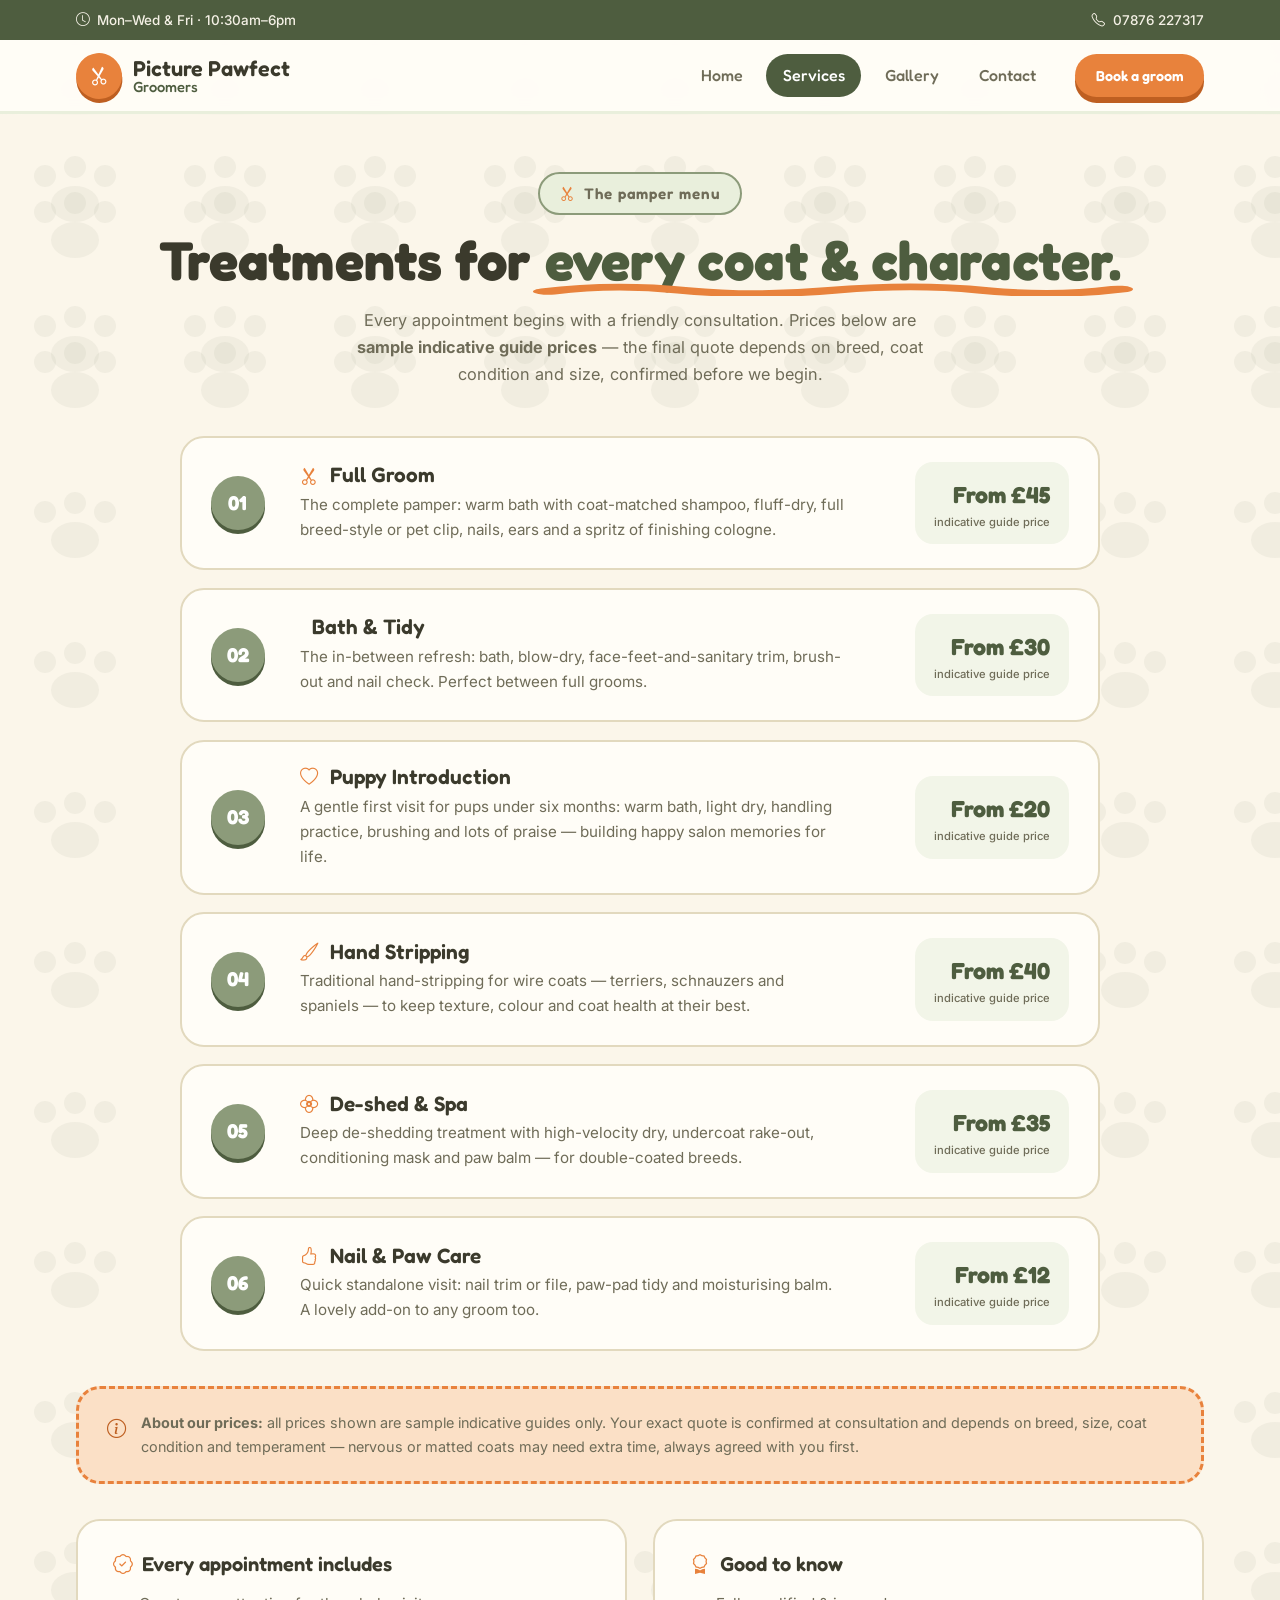
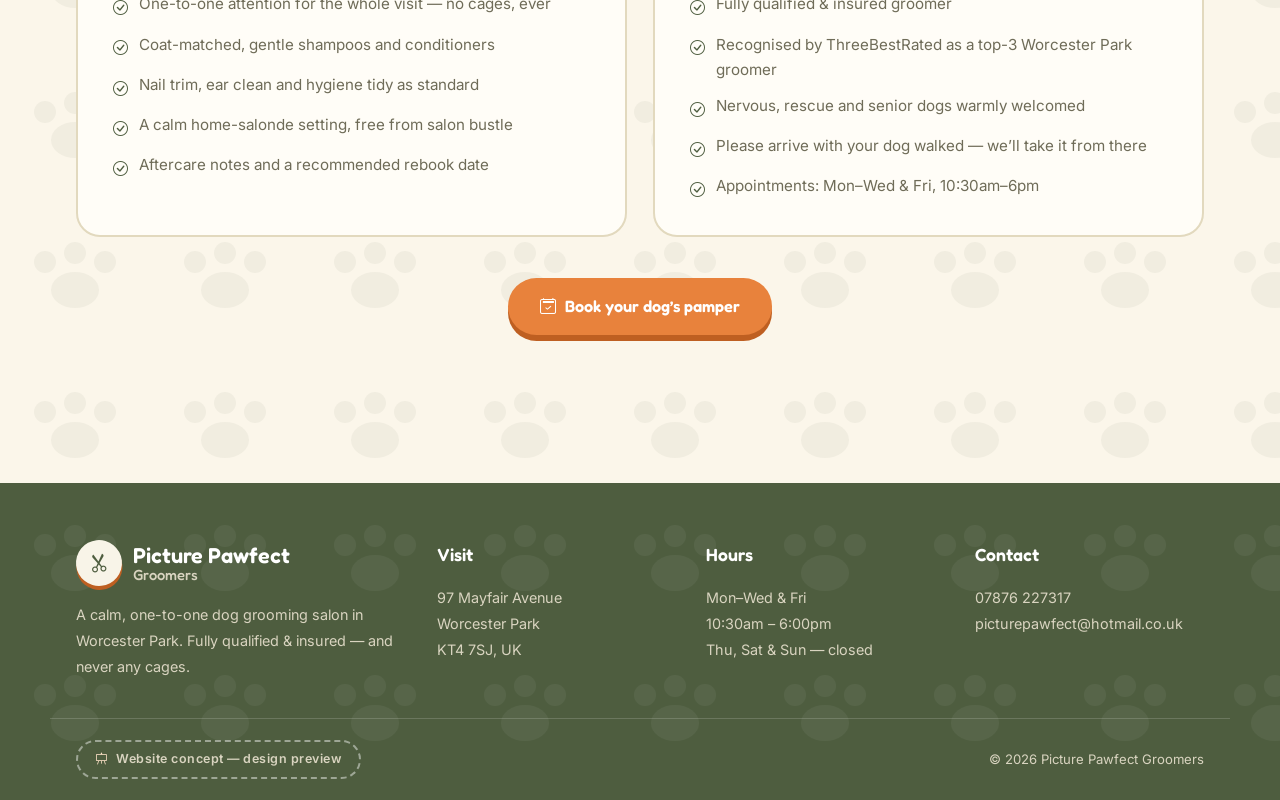
<file: services.html>
<!DOCTYPE html>
<html lang="en-GB">
<head>
<meta charset="UTF-8">
<meta name="viewport" content="width=device-width, initial-scale=1.0">
<title>Services &amp; Prices | Picture Pawfect Groomers, Worcester Park</title>
<meta name="description" content="Pamper menu at Picture Pawfect Groomers, Worcester Park — full grooms, bath & tidy, puppy introductions, hand stripping and more. Sample indicative prices, one-to-one appointments.">
<meta property="og:type" content="website">
<meta property="og:title" content="Services &amp; Prices | Picture Pawfect Groomers, Worcester Park">
<meta property="og:description" content="Full grooms, bath & tidy, puppy introductions and more — one-to-one, no cages. Sample indicative prices.">
<meta property="og:image" content="images/spaniel-portrait.webp">
<link rel="preconnect" href="https://fonts.googleapis.com">
<link rel="preconnect" href="https://fonts.gstatic.com" crossorigin>
<link href="https://fonts.googleapis.com/css2?family=Fredoka:wght@400;500;600;700&family=Inter:wght@400;500;600;700&display=swap" rel="stylesheet">
<link rel="stylesheet" href="https://cdn.jsdelivr.net/npm/bootstrap-icons@1.11.3/font/bootstrap-icons.min.css">
<link rel="stylesheet" href="styles.css">
</head>
<body>

<div class="topbar">
  <div class="wrap topbar-inner">
    <span><i class="bi bi-clock"></i> Mon&ndash;Wed &amp; Fri &middot; 10:30am&ndash;6pm</span>
    <a href="tel:+447876227317"><i class="bi bi-telephone"></i> 07876 227317</a>
  </div>
</div>

<header class="site-header">
  <div class="wrap header-inner">
    <a class="brand" href="index.html" aria-label="Picture Pawfect Groomers — home">
      <span class="brand-mark"><i class="bi bi-scissors"></i></span>
      <span class="brand-text">Picture Pawfect <em>Groomers</em></span>
    </a>
    <nav class="main-nav" aria-label="Main navigation">
      <a href="index.html">Home</a>
      <a href="services.html" class="active" aria-current="page">Services</a>
      <a href="gallery.html">Gallery</a>
      <a href="contact.html">Contact</a>
    </nav>
    <a class="btn btn-small hide-mobile" href="contact.html#enquiry">Book a groom</a>
    <button class="nav-toggle" aria-label="Open menu" aria-expanded="false"><i class="bi bi-list"></i></button>
  </div>
</header>

<main>
  <section class="page-hero">
    <div class="wrap">
      <p class="kicker"><i class="bi bi-scissors"></i> The pamper menu</p>
      <h1>Treatments for <span class="hl">every coat &amp; character.</span></h1>
      <p>Every appointment begins with a friendly consultation. Prices below are <strong>sample indicative guide prices</strong> &mdash; the final quote depends on breed, coat condition and size, confirmed before we begin.</p>
    </div>
  </section>

  <section class="section" style="padding-top:1rem">
    <div class="wrap">
      <div class="service-rows">
        <div class="service-row">
          <span class="num">01</span>
          <div>
            <h3><i class="bi bi-scissors"></i> Full Groom</h3>
            <p>The complete pamper: warm bath with coat-matched shampoo, fluff-dry, full breed-style or pet clip, nails, ears and a spritz of finishing cologne.</p>
          </div>
          <div class="price"><strong>From &pound;45</strong><small>indicative guide price</small></div>
        </div>
        <div class="service-row">
          <span class="num">02</span>
          <div>
            <h3><i class="bi bi-droplets"></i> Bath &amp; Tidy</h3>
            <p>The in-between refresh: bath, blow-dry, face-feet-and-sanitary trim, brush-out and nail check. Perfect between full grooms.</p>
          </div>
          <div class="price"><strong>From &pound;30</strong><small>indicative guide price</small></div>
        </div>
        <div class="service-row">
          <span class="num">03</span>
          <div>
            <h3><i class="bi bi-heart"></i> Puppy Introduction</h3>
            <p>A gentle first visit for pups under six months: warm bath, light dry, handling practice, brushing and lots of praise &mdash; building happy salon memories for life.</p>
          </div>
          <div class="price"><strong>From &pound;20</strong><small>indicative guide price</small></div>
        </div>
        <div class="service-row">
          <span class="num">04</span>
          <div>
            <h3><i class="bi bi-brush"></i> Hand Stripping</h3>
            <p>Traditional hand-stripping for wire coats &mdash; terriers, schnauzers and spaniels &mdash; to keep texture, colour and coat health at their best.</p>
          </div>
          <div class="price"><strong>From &pound;40</strong><small>indicative guide price</small></div>
        </div>
        <div class="service-row">
          <span class="num">05</span>
          <div>
            <h3><i class="bi bi-flower2"></i> De-shed &amp; Spa</h3>
            <p>Deep de-shedding treatment with high-velocity dry, undercoat rake-out, conditioning mask and paw balm &mdash; for double-coated breeds.</p>
          </div>
          <div class="price"><strong>From &pound;35</strong><small>indicative guide price</small></div>
        </div>
        <div class="service-row">
          <span class="num">06</span>
          <div>
            <h3><i class="bi bi-hand-thumbs-up"></i> Nail &amp; Paw Care</h3>
            <p>Quick standalone visit: nail trim or file, paw-pad tidy and moisturising balm. A lovely add-on to any groom too.</p>
          </div>
          <div class="price"><strong>From &pound;12</strong><small>indicative guide price</small></div>
        </div>
      </div>

      <div class="note-strip">
        <i class="bi bi-info-circle"></i>
        <p><strong>About our prices:</strong> all prices shown are sample indicative guides only. Your exact quote is confirmed at consultation and depends on breed, size, coat condition and temperament &mdash; nervous or matted coats may need extra time, always agreed with you first.</p>
      </div>

      <div class="two-col">
        <div class="panel">
          <h3><i class="bi bi-patch-check"></i> Every appointment includes</h3>
          <ul class="check-list">
            <li><i class="bi bi-check-circle"></i> One-to-one attention for the whole visit &mdash; no cages, ever</li>
            <li><i class="bi bi-check-circle"></i> Coat-matched, gentle shampoos and conditioners</li>
            <li><i class="bi bi-check-circle"></i> Nail trim, ear clean and hygiene tidy as standard</li>
            <li><i class="bi bi-check-circle"></i> A calm home-salonde setting, free from salon bustle</li>
            <li><i class="bi bi-check-circle"></i> Aftercare notes and a recommended rebook date</li>
          </ul>
        </div>
        <div class="panel">
          <h3><i class="bi bi-award"></i> Good to know</h3>
          <ul class="check-list">
            <li><i class="bi bi-check-circle"></i> Fully qualified &amp; insured groomer</li>
            <li><i class="bi bi-check-circle"></i> Recognised by ThreeBestRated as a top-3 Worcester Park groomer</li>
            <li><i class="bi bi-check-circle"></i> Nervous, rescue and senior dogs warmly welcomed</li>
            <li><i class="bi bi-check-circle"></i> Please arrive with your dog walked &mdash; we&rsquo;ll take it from there</li>
            <li><i class="bi bi-check-circle"></i> Appointments: Mon&ndash;Wed &amp; Fri, 10:30am&ndash;6pm</li>
          </ul>
        </div>
      </div>

      <div class="center-cta">
        <a class="btn" href="contact.html#enquiry"><i class="bi bi-calendar2-check"></i> Book your dog&rsquo;s pamper</a>
      </div>
    </div>
  </section>
</main>

<footer class="site-footer">
  <div class="wrap footer-grid">
    <div class="footer-brand">
      <a class="brand" href="index.html">
        <span class="brand-mark" style="background:#F8F4E8;color:var(--sage-deep)"><i class="bi bi-scissors"></i></span>
        <span class="brand-text">Picture Pawfect <em>Groomers</em></span>
      </a>
      <p style="margin-top:1rem">A calm, one-to-one dog grooming salon in Worcester Park. Fully qualified &amp; insured &mdash; and never any cages.</p>
    </div>
    <div>
      <h4>Visit</h4>
      <address>97 Mayfair Avenue<br>Worcester Park<br>KT4 7SJ, UK</address>
    </div>
    <div>
      <h4>Hours</h4>
      <p>Mon&ndash;Wed &amp; Fri<br>10:30am &ndash; 6:00pm<br>Thu, Sat &amp; Sun &mdash; closed</p>
    </div>
    <div>
      <h4>Contact</h4>
      <p><a href="tel:+447876227317">07876 227317</a><br><a href="mailto:picturepawfect@hotmail.co.uk">picturepawfect@hotmail.co.uk</a></p>
    </div>
  </div>
  <div class="wrap footer-bottom">
    <span class="concept-badge"><i class="bi bi-easel"></i> Website concept &mdash; design preview</span>
    <span>&copy; 2026 Picture Pawfect Groomers</span>
  </div>
</footer>

<script>
(function(){
  var t=document.querySelector('.nav-toggle'),n=document.querySelector('.main-nav');
  if(t&&n){t.addEventListener('click',function(){var o=n.classList.toggle('open');t.setAttribute('aria-expanded',o);});}
})();
</script>
</body>
</html>
</file>
<file: styles.css>
/* ============================================================
   Picture Pawfect Groomers — PLAYFUL SAGE concept
   Cream + sage blobs + warm orange  |  Fredoka display + Inter
   Vanilla CSS only.
   ============================================================ */

:root{
  --cream:#FBF6EA;
  --cream-deep:#F3EAD1;
  --white:#FFFDF7;
  --ink:#3B3A2C;
  --ink-soft:#6F6C58;
  --sage:#8C9B7A;
  --sage-deep:#4E5D3F;
  --sage-soft:#E9EFDC;
  --sage-pale:#F2F5E8;
  --orange:#E8823C;
  --orange-dark:#BE5F21;
  --orange-soft:#FBE0C6;
  --gold:#D9A441;
  --line:#E2D9BE;
  --radius:30px;
  --font-d:'Fredoka','Inter',system-ui,sans-serif;
  --font-b:'Inter',system-ui,-apple-system,sans-serif;
  --paw:url("data:image/svg+xml,%3Csvg xmlns='http://www.w3.org/2000/svg' width='150' height='150' viewBox='0 0 150 150'%3E%3Cg fill='%234E5D3F' fill-opacity='0.055'%3E%3Cellipse cx='75' cy='90' rx='24' ry='18'/%3E%3Ccircle cx='45' cy='62' r='11'/%3E%3Ccircle cx='75' cy='53' r='11'/%3E%3Ccircle cx='105' cy='62' r='11'/%3E%3C/g%3E%3C/svg%3E");
}

*{margin:0;padding:0;box-sizing:border-box}
html{scroll-behavior:smooth}
body{
  font-family:var(--font-b);
  background:var(--cream);
  background-image:var(--paw);
  color:var(--ink);
  line-height:1.65;
  font-size:1.02rem;
  -webkit-font-smoothing:antialiased;
  overflow-x:hidden;
}
img{max-width:100%;display:block}
a{color:inherit;text-decoration:none}
.wrap{max-width:1180px;margin:0 auto;padding:0 1.6rem}

h1,h2,h3{font-family:var(--font-d);font-weight:600;line-height:1.1;letter-spacing:.002em;color:var(--ink)}
.kicker{
  display:inline-flex;align-items:center;gap:.55rem;
  font-family:var(--font-d);font-weight:600;font-size:.95rem;letter-spacing:.06em;
  color:var(--sage-deep);background:var(--sage-soft);
  border:2px solid var(--sage);border-radius:999px;
  padding:.45rem 1.2rem;margin-bottom:1.2rem;
}
.kicker i{color:var(--orange)}

/* ---------- Top bar ---------- */
.topbar{background:var(--sage-deep);color:#F5F1E6;font-size:.84rem;font-weight:500}
.topbar-inner{display:flex;justify-content:space-between;align-items:center;padding:.55rem 1.6rem;gap:1rem}
.topbar-inner span,.topbar-inner a{display:inline-flex;align-items:center;gap:.5rem}
.topbar a:hover{color:#fff}

/* ---------- Header ---------- */
.site-header{
  position:sticky;top:0;z-index:50;
  background:rgba(255,253,247,.94);backdrop-filter:blur(10px);
  border-bottom:3px solid var(--sage-soft);
}
.header-inner{display:flex;align-items:center;gap:1.4rem;padding:.8rem 1.6rem}
.brand{display:flex;align-items:center;gap:.7rem;margin-right:auto}
.brand-mark{
  width:46px;height:46px;border-radius:50%;
  background:var(--orange);color:#fff;
  display:grid;place-items:center;font-size:1.2rem;
  box-shadow:0 4px 0 var(--orange-dark);
  transform:rotate(-6deg);
}
.brand-text{font-family:var(--font-d);font-weight:600;font-size:1.35rem;line-height:1.05}
.brand-text em{display:block;font-style:normal;font-weight:500;font-size:.92rem;color:var(--sage-deep)}
.main-nav{display:flex;gap:.4rem}
.main-nav a{
  font-family:var(--font-d);font-weight:500;font-size:1rem;color:var(--ink-soft);
  padding:.5rem 1.05rem;border-radius:999px;transition:background .2s;
}
.main-nav a:hover{background:var(--sage-soft);color:var(--sage-deep)}
.main-nav a.active{background:var(--sage-deep);color:#fff}
.nav-toggle{display:none;background:var(--orange-soft);border:2px solid var(--orange);border-radius:14px;font-size:1.55rem;line-height:1;color:var(--orange-dark);cursor:pointer;padding:.5rem .8rem}

/* ---------- Buttons: chunky orange pills ---------- */
.btn{
  display:inline-flex;align-items:center;gap:.6rem;justify-content:center;
  font-family:var(--font-d);font-weight:600;font-size:1.02rem;
  background:var(--orange);color:#fff;
  padding:.95rem 2rem;border-radius:999px;border:0;cursor:pointer;
  box-shadow:0 6px 0 var(--orange-dark);
  transition:transform .15s ease,box-shadow .15s ease;
}
.btn:hover{transform:translateY(-2px);box-shadow:0 8px 0 var(--orange-dark);color:#fff}
.btn:active{transform:translateY(4px);box-shadow:0 2px 0 var(--orange-dark)}
.btn-outline{background:var(--white);color:var(--sage-deep);box-shadow:0 6px 0 var(--sage-soft);border:2px solid var(--sage)}
.btn-outline:hover{background:var(--sage-pale);color:var(--sage-deep);box-shadow:0 8px 0 var(--sage-soft)}
.btn-small{padding:.6rem 1.3rem;font-size:.9rem}

/* ---------- Hero: centered + circular dog collage ---------- */
.hero{position:relative;overflow:hidden;padding:4.2rem 0 4.6rem;text-align:center}
.blob{position:absolute;border-radius:50%;z-index:0;pointer-events:none}
.blob.b1{width:520px;height:520px;background:radial-gradient(circle,var(--sage-soft) 0%,transparent 70%);top:-160px;right:-120px}
.blob.b2{width:460px;height:460px;background:radial-gradient(circle,var(--orange-soft) 0%,transparent 70%);bottom:-180px;left:-110px}
.blob.b3{width:220px;height:220px;background:radial-gradient(circle,var(--sage-pale) 0%,transparent 70%);top:38%;left:6%}
.hero-inner{position:relative;z-index:1;max-width:900px;margin:0 auto;padding:0 1.6rem}
.hero h1{font-size:clamp(2.5rem,6vw,4.2rem);font-weight:700;margin-bottom:1.1rem}
.hl{position:relative;display:inline-block;color:var(--sage-deep)}
.hl::after{
  content:"";position:absolute;left:-2%;right:-2%;bottom:-.08em;height:.28em;
  background:url("data:image/svg+xml,%3Csvg xmlns='http://www.w3.org/2000/svg' width='120' height='14' viewBox='0 0 120 14' preserveAspectRatio='none'%3E%3Cpath d='M3 10 Q 16 3, 30 9 T 60 9 T 90 9 T 117 8' fill='none' stroke='%23E8823C' stroke-width='6' stroke-linecap='round'/%3E%3C/svg%3E") 0 100%/100% 100% no-repeat;
}
.hero .lede{font-size:1.12rem;color:var(--ink-soft);max-width:36rem;margin:0 auto 1.9rem}
.hero-ctas{display:flex;gap:1rem;flex-wrap:wrap;justify-content:center;margin-bottom:2.4rem}

.collage{display:flex;align-items:center;justify-content:center;margin:0 auto;position:relative}
.bubble{
  border-radius:50%;overflow:hidden;position:relative;flex:0 0 auto;
  border:9px solid #fff;
  box-shadow:0 22px 50px rgba(78,93,63,.28);
  background:var(--sage-pale);
}
.bubble img{width:100%;height:100%;object-fit:cover;aspect-ratio:1}
.bubble.main{width:min(400px,68vw);z-index:2;border-color:#fff;outline:5px solid var(--sage)}
.bubble.side{width:150px;z-index:1}
.bubble.b-a{margin-right:-46px;transform:rotate(-7deg);border-color:var(--orange-soft)}
.bubble.b-b{margin-left:-46px;transform:rotate(7deg);border-color:var(--sage-soft)}
.paw-badge{
  position:absolute;z-index:3;
  font-family:var(--font-d);font-weight:600;font-size:.92rem;
  background:var(--orange);color:#fff;border-radius:999px;
  padding:.6rem 1.25rem;box-shadow:0 5px 0 var(--orange-dark);
  display:inline-flex;align-items:center;gap:.45rem;
  transform:rotate(-5deg);
}
.paw-badge.pb1{top:6%;right:8%}
.paw-badge.pb2{bottom:8%;left:7%;transform:rotate(5deg);background:var(--sage-deep);box-shadow:0 5px 0 #39452e}
.hero-ratings{display:flex;gap:1rem;flex-wrap:wrap;justify-content:center;margin-top:2.6rem;position:relative;z-index:1}
.rating-chip{
  display:flex;align-items:center;gap:.8rem;
  background:var(--white);border:2px solid var(--line);
  border-radius:999px;padding:.7rem 1.4rem;
  box-shadow:0 6px 18px rgba(78,93,63,.12);
}
.rating-chip .stars{color:var(--gold);font-size:.9rem;letter-spacing:.08em}
.rating-chip strong{font-family:var(--font-d);font-size:1.35rem}
.rating-chip small{display:block;color:var(--ink-soft);font-size:.76rem;line-height:1.35;font-weight:500}

/* ---------- Wavy divider ---------- */
.wave-rule{display:block;width:100%;height:44px;margin:0;color:var(--sage-soft)}
.wave-rule path{fill:var(--sage-soft)}

/* ---------- Sections ---------- */
.section{padding:4.2rem 0}
.section-head{max-width:44rem;margin:0 auto 2.8rem;text-align:center}
.section-head h2{font-size:clamp(1.9rem,3.8vw,2.8rem);font-weight:700;margin-bottom:.8rem}
.section-head p{color:var(--ink-soft)}

/* Studio story */
.story-grid{display:grid;grid-template-columns:.95fr 1.05fr;gap:3.6rem;align-items:center}
.frame-fun{position:relative}
.frame-fun img{border-radius:40px;box-shadow:0 24px 50px rgba(78,93,63,.22);aspect-ratio:4/3;object-fit:cover;width:100%;height:auto;border:8px solid #fff}
.frame-fun::after{
  content:"";position:absolute;inset:-14px;border:3px dashed var(--sage);
  border-radius:52px;transform:rotate(2deg);z-index:-1;
}
.story-list{list-style:none;display:grid;gap:1.1rem;margin-top:1.7rem}
.story-list li{
  display:grid;grid-template-columns:3.4rem 1fr;gap:1.1rem;align-items:start;
  background:var(--white);border:2px solid var(--line);border-radius:22px;padding:1.1rem 1.3rem;
}
.story-list li:nth-child(odd){transform:rotate(-.6deg)}
.story-list li:nth-child(even){transform:rotate(.6deg)}
.story-num{
  font-family:var(--font-d);font-weight:700;font-size:1.3rem;color:#fff;
  background:var(--orange);border-radius:50%;width:3.2rem;height:3.2rem;
  display:grid;place-items:center;box-shadow:0 4px 0 var(--orange-dark);
}
.story-list li:nth-child(2) .story-num{background:var(--sage);box-shadow:0 4px 0 var(--sage-deep)}
.story-list h3{font-size:1.18rem;margin-bottom:.25rem}
.story-list p{color:var(--ink-soft);font-size:.95rem}

/* Pull quote */
.quote-band{
  background:var(--sage-deep);color:#F4F0E2;border-radius:36px;padding:3.4rem 3rem;
  position:relative;overflow:hidden;text-align:center;
  background-image:url("data:image/svg+xml,%3Csvg xmlns='http://www.w3.org/2000/svg' width='150' height='150' viewBox='0 0 150 150'%3E%3Cg fill='%23ffffff' fill-opacity='0.06'%3E%3Cellipse cx='75' cy='90' rx='24' ry='18'/%3E%3Ccircle cx='45' cy='62' r='11'/%3E%3Ccircle cx='75' cy='53' r='11'/%3E%3Ccircle cx='105' cy='62' r='11'/%3E%3C/g%3E%3C/svg%3E");
}
.quote-band blockquote{font-family:var(--font-d);font-weight:500;font-size:clamp(1.35rem,2.8vw,2rem);line-height:1.4;max-width:46rem;margin:0 auto}
.quote-band cite{display:block;margin-top:1.3rem;font-style:normal;font-family:var(--font-d);font-size:.95rem;letter-spacing:.14em;text-transform:uppercase;color:var(--orange-soft)}
.quote-band .qmark{font-size:3rem;color:var(--orange);display:block;margin-bottom:.6rem}

/* Service cards */
.card-grid{display:grid;grid-template-columns:repeat(3,1fr);gap:1.6rem}
.card{
  background:var(--white);border:2px solid var(--line);
  border-radius:var(--radius);padding:2.1rem 1.9rem;
  box-shadow:0 14px 34px rgba(78,93,63,.10);
  transition:transform .25s ease,box-shadow .25s ease;
  position:relative;overflow:hidden;
}
.card::before{content:"";position:absolute;top:0;left:0;right:0;height:8px;background:var(--sage);border-radius:30px 30px 0 0}
.card:nth-child(2)::before{background:var(--orange)}
.card:nth-child(3)::before{background:var(--gold)}
.card:hover{transform:translateY(-6px) rotate(-.5deg);box-shadow:0 22px 44px rgba(78,93,63,.16)}
.card .icon-tile{
  width:58px;height:58px;border-radius:50%;background:var(--orange);
  display:grid;place-items:center;font-size:1.55rem;color:#fff;margin-bottom:1.3rem;
  box-shadow:0 5px 0 var(--orange-dark);
}
.card:nth-child(1) .icon-tile{background:var(--sage);box-shadow:0 5px 0 var(--sage-deep)}
.card h3{font-size:1.32rem;margin-bottom:.5rem}
.card p{color:var(--ink-soft);font-size:.94rem;margin-bottom:1rem}
.card .from{font-family:var(--font-d);font-weight:600;color:var(--sage-deep);font-size:1.12rem}
.card .from small{font-family:var(--font-b);font-weight:500;font-size:.72rem;color:var(--ink-soft)}
.card .go{display:inline-flex;align-items:center;gap:.45rem;margin-top:1rem;font-weight:700;font-size:.92rem;color:var(--orange-dark)}
.card .go:hover{gap:.7rem}

/* Gallery teaser */
.tease-grid{display:grid;grid-template-columns:1.25fr 1fr 1fr;gap:1.2rem}
.tease-grid img{border-radius:28px;object-fit:cover;width:100%;height:100%;min-height:250px;box-shadow:0 16px 36px rgba(78,93,63,.16);border:6px solid #fff}
.tease-grid img:nth-child(1){transform:rotate(-1.5deg)}
.tease-grid img:nth-child(3){transform:rotate(1.5deg)}
.center-cta{text-align:center;margin-top:2.6rem}

/* Visit strip */
.visit{
  display:grid;grid-template-columns:1fr 1fr 1fr;gap:1.6rem;
  background:var(--white);border:3px dashed var(--sage);
  border-radius:36px;padding:2.6rem;
  background-image:var(--paw);
}
.visit h3{font-size:1.2rem;display:flex;align-items:center;gap:.6rem;margin-bottom:.7rem}
.visit h3 i{color:var(--orange)}
.visit p{color:var(--ink-soft);font-size:.95rem}
.visit a.tel{font-family:var(--font-d);font-weight:700;font-size:1.5rem;color:var(--sage-deep)}

/* ---------- Page hero (inner pages) ---------- */
.page-hero{padding:3.6rem 0 2rem;text-align:center;position:relative;overflow:hidden;background-image:var(--paw)}
.page-hero h1{font-size:clamp(2.2rem,4.8vw,3.4rem);font-weight:700;margin-bottom:1rem}
.page-hero p{color:var(--ink-soft);max-width:38rem;margin:0 auto}
.page-hero .kicker{margin-bottom:1rem}

/* ---------- Services list ---------- */
.service-rows{max-width:920px;margin:0 auto;display:grid;gap:1.1rem}
.service-row{
  display:grid;grid-template-columns:4rem 1fr auto;gap:1.6rem;align-items:center;
  background:var(--white);border:2px solid var(--line);border-radius:24px;
  padding:1.5rem 1.8rem;transition:transform .2s ease;
}
.service-row:hover{transform:translateX(6px);border-color:var(--sage)}
.service-row .num{
  font-family:var(--font-d);font-weight:700;font-size:1.25rem;color:#fff;
  background:var(--sage);border-radius:50%;width:3.4rem;height:3.4rem;
  display:grid;place-items:center;box-shadow:0 4px 0 var(--sage-deep);
}
.service-row h3{font-size:1.3rem;margin-bottom:.3rem;display:flex;align-items:center;gap:.7rem}
.service-row h3 i{color:var(--orange);font-size:1.15rem}
.service-row p{color:var(--ink-soft);font-size:.95rem;max-width:34rem}
.price{text-align:right;background:var(--sage-pale);border-radius:18px;padding:.8rem 1.2rem}
.price strong{font-family:var(--font-d);font-weight:700;font-size:1.45rem;color:var(--sage-deep);white-space:nowrap}
.price small{display:block;font-size:.7rem;color:var(--ink-soft);font-weight:500}
.note-strip{
  margin-top:2.2rem;background:var(--orange-soft);border:3px dashed var(--orange);
  border-radius:24px;padding:1.4rem 1.8rem;font-size:.9rem;color:var(--ink-soft);
  display:flex;gap:.9rem;align-items:flex-start;
}
.note-strip i{color:var(--orange-dark);font-size:1.2rem;margin-top:.15rem}
.two-col{display:grid;grid-template-columns:1fr 1fr;gap:1.6rem;margin-top:2.2rem}
.panel{background:var(--white);border:2px solid var(--line);border-radius:24px;padding:2rem 2.2rem}
.panel h3{font-size:1.25rem;margin-bottom:1rem;display:flex;align-items:center;gap:.6rem}
.panel h3 i{color:var(--orange)}
.check-list{list-style:none;display:grid;gap:.7rem}
.check-list li{display:flex;gap:.7rem;align-items:flex-start;font-size:.95rem;color:var(--ink-soft)}
.check-list i{color:var(--sage-deep);margin-top:.25rem}

/* ---------- Gallery ---------- */
.gal-grid{display:grid;grid-template-columns:repeat(3,1fr);gap:1.3rem;grid-auto-rows:250px}
.gal-item{position:relative;border-radius:26px;overflow:hidden;border:6px solid #fff;box-shadow:0 16px 36px rgba(78,93,63,.16)}
.gal-item:nth-child(odd){transform:rotate(-1deg)}
.gal-item:nth-child(even){transform:rotate(1deg)}
.gal-item img{width:100%;height:100%;object-fit:cover;transition:transform .5s ease}
.gal-item:hover img{transform:scale(1.06)}
.gal-item figcaption{
  position:absolute;left:0;right:0;bottom:0;
  background:linear-gradient(transparent,rgba(58,58,44,.85));
  color:#FBF6EA;padding:2.6rem 1.3rem 1.1rem;font-size:.9rem;
}
.gal-item figcaption strong{display:block;font-family:var(--font-d);font-weight:600;font-size:1.02rem}
.gal-tall{grid-row:span 2}

/* ---------- Contact ---------- */
.contact-grid{display:grid;grid-template-columns:.9fr 1.1fr;gap:2.6rem;align-items:start}
.info-stack{display:grid;gap:1.3rem}
.info-card{background:var(--white);border:2px solid var(--line);border-radius:24px;padding:1.8rem 2rem}
.info-card h3{font-size:1.15rem;margin-bottom:.8rem;display:flex;align-items:center;gap:.6rem}
.info-card h3 i{color:var(--orange)}
.info-card p,.info-card address{font-style:normal;color:var(--ink-soft);font-size:.96rem}
.hours-table{width:100%;border-collapse:collapse;font-size:.95rem}
.hours-table td{padding:.55rem 0;border-bottom:2px dashed var(--line);color:var(--ink-soft)}
.hours-table td:last-child{text-align:right;font-weight:600;color:var(--ink)}
.hours-table tr.closed td:last-child{color:#A39B85;font-weight:500}
a.tel-big{font-family:var(--font-d);font-weight:700;font-size:1.7rem;color:var(--sage-deep)}
a.tel-big:hover{text-decoration:underline}
.form-card{background:var(--white);border:3px solid var(--sage);border-radius:30px;padding:2.6rem;box-shadow:0 20px 44px rgba(78,93,63,.14)}
.form-card h2{font-size:1.6rem;margin-bottom:.4rem}
.form-card>p{color:var(--ink-soft);font-size:.94rem;margin-bottom:1.8rem}
.field{margin-bottom:1.2rem}
.field label{display:block;font-family:var(--font-d);font-weight:600;font-size:.95rem;margin-bottom:.4rem}
.field input,.field select,.field textarea{
  width:100%;padding:.85rem 1.1rem;border:2px solid var(--line);border-radius:16px;
  font-family:inherit;font-size:.95rem;background:var(--cream);color:var(--ink);
}
.field textarea{min-height:130px;resize:vertical}
.field input:focus,.field select:focus,.field textarea:focus{outline:3px solid var(--orange-soft);border-color:var(--orange)}
.field-row{display:grid;grid-template-columns:1fr 1fr;gap:1.2rem}
.map-wrap{margin-top:3rem;border-radius:30px;overflow:hidden;border:3px solid var(--sage);box-shadow:0 20px 44px rgba(78,93,63,.14)}
.map-wrap iframe{width:100%;height:340px;border:0;display:block}
.map-caption{padding:.9rem 1.4rem;background:var(--white);font-size:.85rem;color:var(--ink-soft)}

/* ---------- Footer ---------- */
.site-footer{background:var(--sage-deep);color:#EFEAD9;margin-top:5rem;background-image:url("data:image/svg+xml,%3Csvg xmlns='http://www.w3.org/2000/svg' width='150' height='150' viewBox='0 0 150 150'%3E%3Cg fill='%23ffffff' fill-opacity='0.05'%3E%3Cellipse cx='75' cy='90' rx='24' ry='18'/%3E%3Ccircle cx='45' cy='62' r='11'/%3E%3Ccircle cx='75' cy='53' r='11'/%3E%3Ccircle cx='105' cy='62' r='11'/%3E%3C/g%3E%3C/svg%3E")}
.footer-grid{display:grid;grid-template-columns:1.4fr 1fr 1fr 1fr;gap:2.5rem;padding:3.6rem 1.6rem 2.4rem}
.footer-grid h4{font-family:var(--font-d);font-weight:600;font-size:1.1rem;margin-bottom:1rem;color:#fff}
.footer-grid p,.footer-grid address{font-style:normal;font-size:.9rem;color:#D9D4C0;line-height:1.8}
.footer-grid a:hover{color:#fff;text-decoration:underline}
.footer-brand .brand-text{color:#fff}
.footer-brand .brand-text em{color:#D9D4C0}
.footer-bottom{border-top:1px solid rgba(255,255,255,.16);padding:1.3rem 1.6rem;display:flex;justify-content:space-between;gap:1rem;flex-wrap:wrap;align-items:center;font-size:.82rem;color:#D9D4C0}
.concept-badge{
  display:inline-flex;align-items:center;gap:.55rem;
  border:2px dashed rgba(255,255,255,.45);border-radius:999px;
  padding:.45rem 1.1rem;font-size:.78rem;letter-spacing:.04em;font-weight:600;
}
.concept-badge i{color:var(--orange-soft)}

/* ---------- Homepage enrichment (highlights / steps / FAQ) ---------- */
img[width]{height:auto}
.highlights{display:grid;grid-template-columns:repeat(4,1fr);gap:1.1rem}
.highlight{display:flex;gap:.9rem;align-items:flex-start;background:var(--white);border:2px solid var(--line);border-radius:22px;padding:1.2rem 1.3rem;box-shadow:0 10px 24px rgba(78,93,63,.08)}
.highlight i{font-size:1.5rem;color:var(--orange);flex:0 0 auto;margin-top:.15rem}
.highlight strong{display:block;font-family:var(--font-d);font-weight:600;font-size:1.02rem;line-height:1.25}
.highlight span{display:block;color:var(--ink-soft);font-size:.85rem;line-height:1.45;margin-top:.2rem}
.steps-grid{display:grid;grid-template-columns:repeat(3,1fr);gap:1.6rem}
.step-card{background:var(--white);border:2px solid var(--line);border-radius:var(--radius);padding:2rem 1.9rem;box-shadow:0 14px 34px rgba(78,93,63,.10);position:relative}
.step-card .step-num{position:absolute;top:-1.1rem;left:1.6rem;font-family:var(--font-d);font-weight:700;font-size:1.15rem;color:#fff;background:var(--sage);border-radius:50%;width:2.6rem;height:2.6rem;display:grid;place-items:center;box-shadow:0 4px 0 var(--sage-deep)}
.step-card:nth-child(2) .step-num{background:var(--orange);box-shadow:0 4px 0 var(--orange-dark)}
.step-card:nth-child(3) .step-num{background:var(--gold);box-shadow:0 4px 0 #a97e2b}
.step-card h3{font-size:1.22rem;margin-bottom:.5rem;display:flex;gap:.55rem;align-items:center}
.step-card h3 i{color:var(--orange)}
.step-card p{color:var(--ink-soft);font-size:.94rem}
.step-card a{color:var(--sage-deep);font-weight:600}
.faq-list{max-width:820px;margin:0 auto;display:grid;gap:1rem}
.faq-item{background:var(--white);border:2px solid var(--line);border-radius:22px;padding:1.2rem 1.5rem}
.faq-item summary{font-family:var(--font-d);font-weight:600;font-size:1.08rem;cursor:pointer;color:var(--ink)}
.faq-item p{color:var(--ink-soft);font-size:.95rem;margin-top:.6rem}
.faq-item a{color:var(--sage-deep);font-weight:600}
.visit-ctas{display:flex;gap:1rem;flex-wrap:wrap;justify-content:center;margin-top:2rem}
@media(max-width:980px){.highlights{grid-template-columns:1fr 1fr}.steps-grid{grid-template-columns:1fr}}
@media(max-width:620px){.highlights{grid-template-columns:1fr}}

/* ---------- Responsive ---------- */
@media(max-width:980px){
  .story-grid{grid-template-columns:1fr;gap:2.6rem}
  .card-grid{grid-template-columns:1fr 1fr}
  .tease-grid{grid-template-columns:1fr 1fr}
  .visit{grid-template-columns:1fr}
  .contact-grid{grid-template-columns:1fr}
  .footer-grid{grid-template-columns:1fr 1fr}
  .gal-grid{grid-template-columns:1fr 1fr;grid-auto-rows:220px}
}
@media(max-width:860px){
  .nav-toggle{display:block}
  .main-nav{
    display:none;position:absolute;top:100%;left:0;right:0;z-index:60;
    background:var(--white);border-bottom:3px solid var(--sage-soft);
    flex-direction:column;padding:1rem 1.6rem 1.4rem;gap:.3rem;
  }
  .main-nav.open{display:flex}
  .main-nav a{display:block;padding:.8rem 1rem}
  .header-inner{position:relative}
  .btn-small.hide-mobile{display:none}
}
@media(max-width:768px){
  body{font-size:.98rem}
  .hero{padding:2.8rem 0 3.4rem}
  .hero h1{font-size:clamp(2.2rem,9.5vw,3rem)}
  .hero .lede{font-size:1.02rem}
  .blob.b1{width:340px;height:340px;top:-110px;right:-90px}
  .blob.b2{width:300px;height:300px;bottom:-120px;left:-70px}
  .bubble.main{width:min(250px,62vw);border-width:6px;outline-width:4px}
  .bubble.side{width:96px;border-width:5px}
  .bubble.b-a{margin-right:-30px}
  .bubble.b-b{margin-left:-30px}
  .paw-badge{font-size:.78rem;padding:.45rem .95rem}
  .paw-badge.pb1{top:2%;right:2%}
  .paw-badge.pb2{bottom:4%;left:2%}
  .section{padding:3rem 0}
  .card-grid{grid-template-columns:1fr}
  .tease-grid{grid-template-columns:1fr}
  .tease-grid img{min-height:200px;max-height:300px}
  .two-col{grid-template-columns:1fr}
  .field-row{grid-template-columns:1fr}
  .service-row{grid-template-columns:1fr;gap:.8rem;text-align:center}
  .service-row .num{margin:0 auto}
  .service-row h3{justify-content:center}
  .price{text-align:center}
  .gal-grid{grid-template-columns:1fr;grid-auto-rows:240px}
  .gal-tall{grid-row:auto}
  .footer-grid{grid-template-columns:1fr}
  .quote-band{padding:2.4rem 1.6rem}
  .quote-band blockquote{font-size:1.25rem}
  .form-card{padding:1.8rem 1.4rem}
  .visit{padding:1.8rem 1.4rem}
  .topbar-inner{font-size:.74rem}
  .story-list li{padding:1rem}
}
</file>
